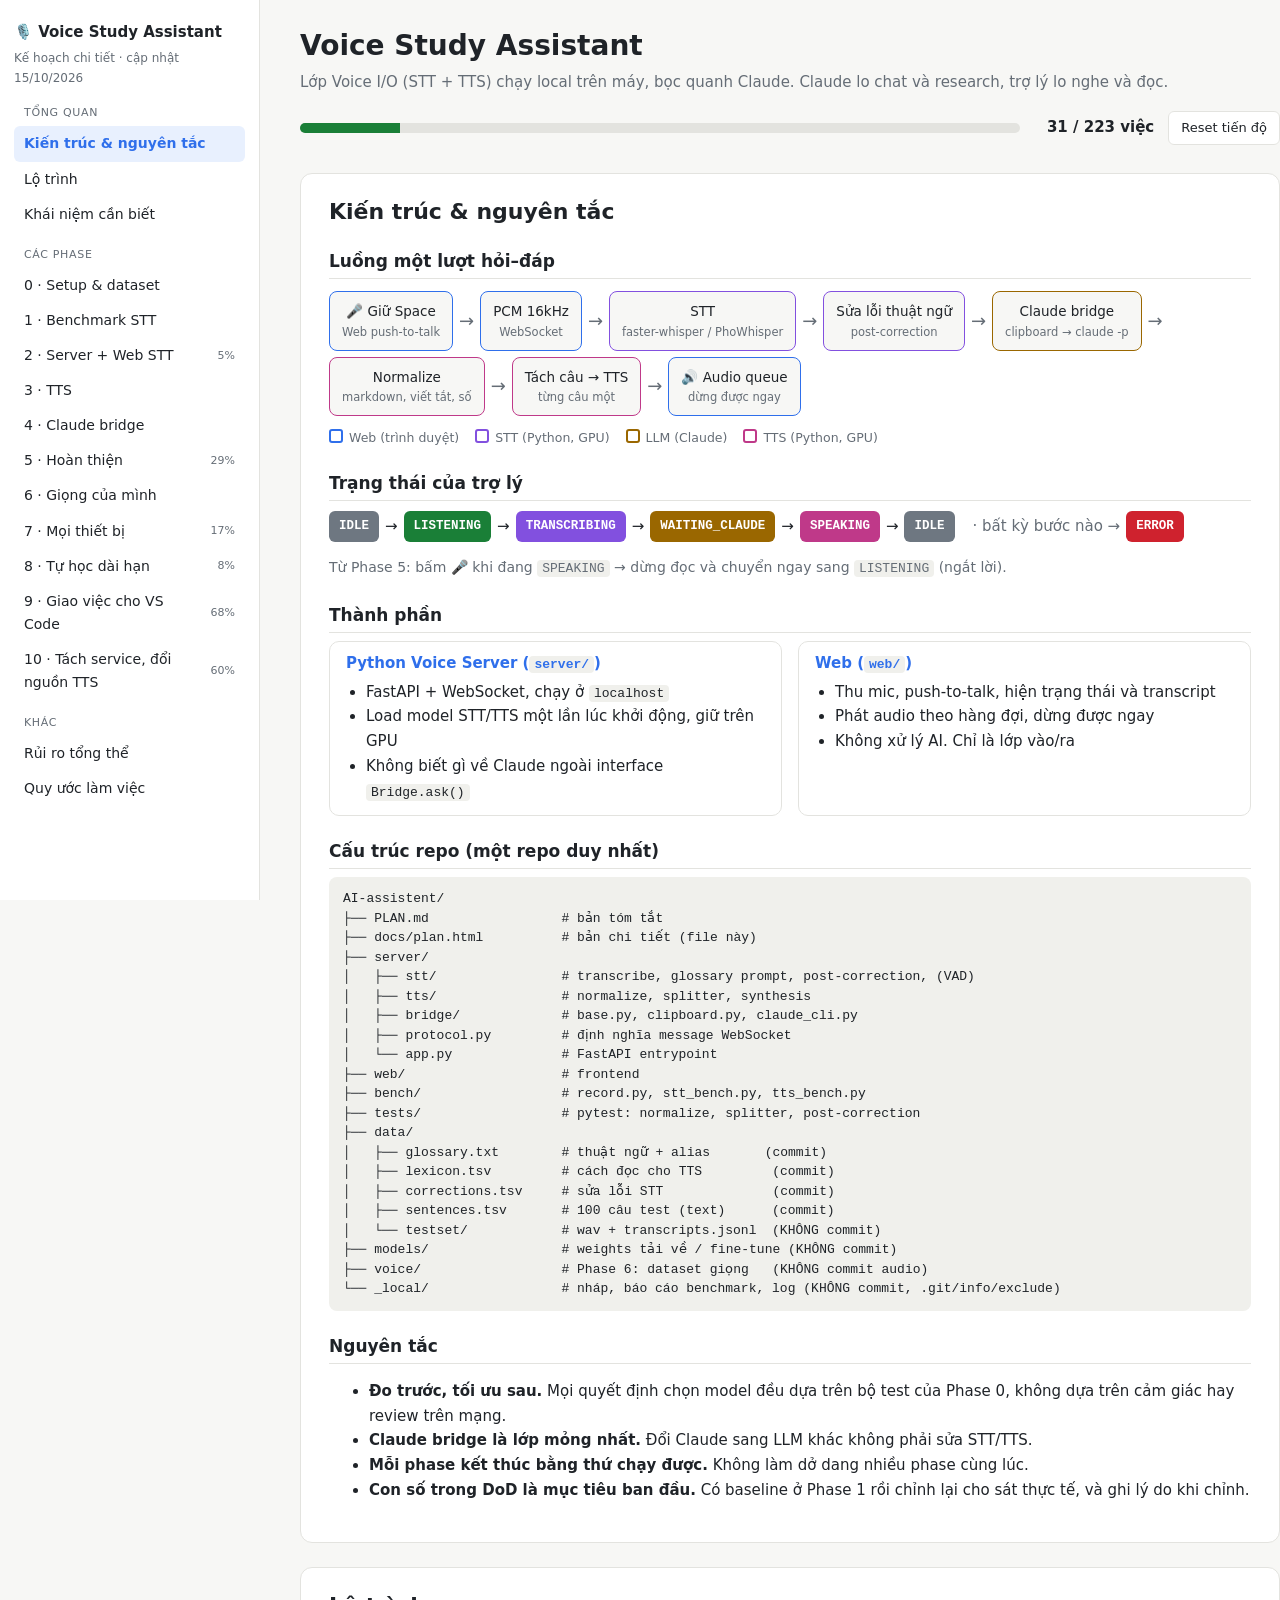
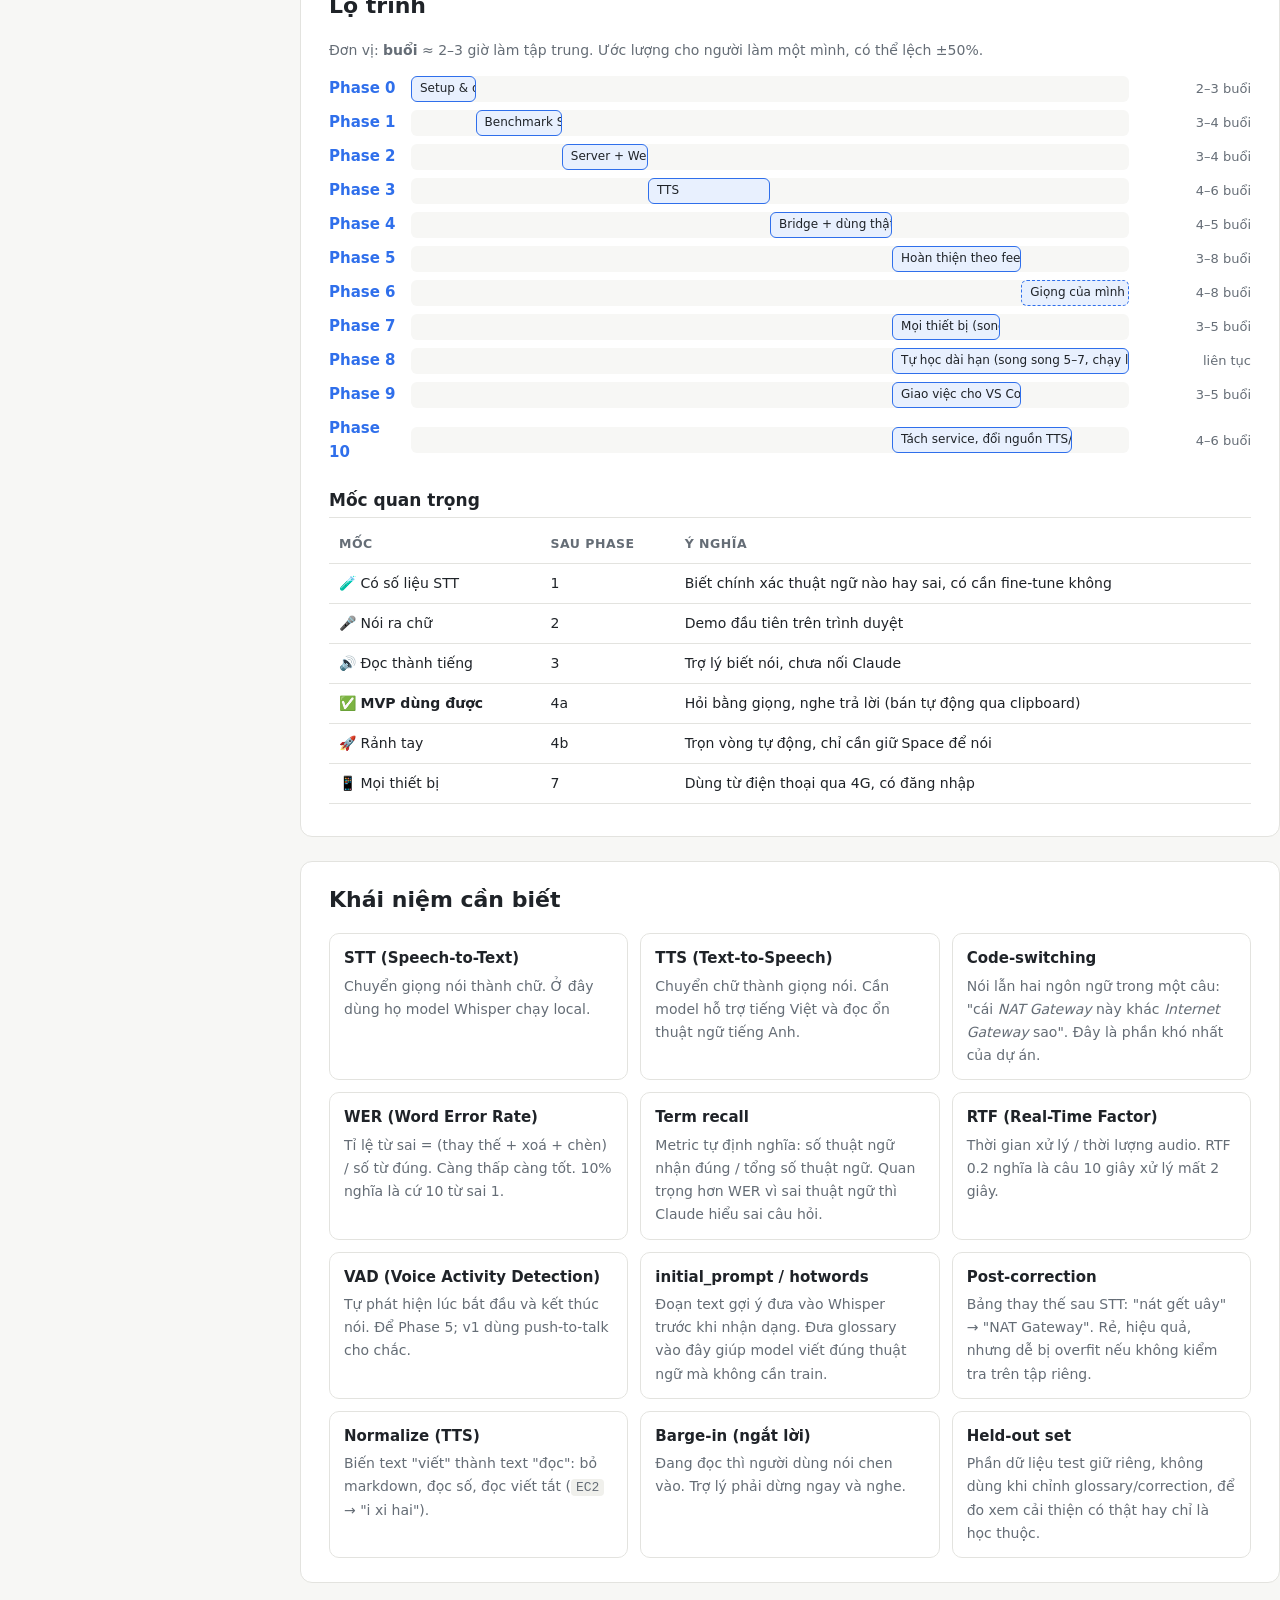
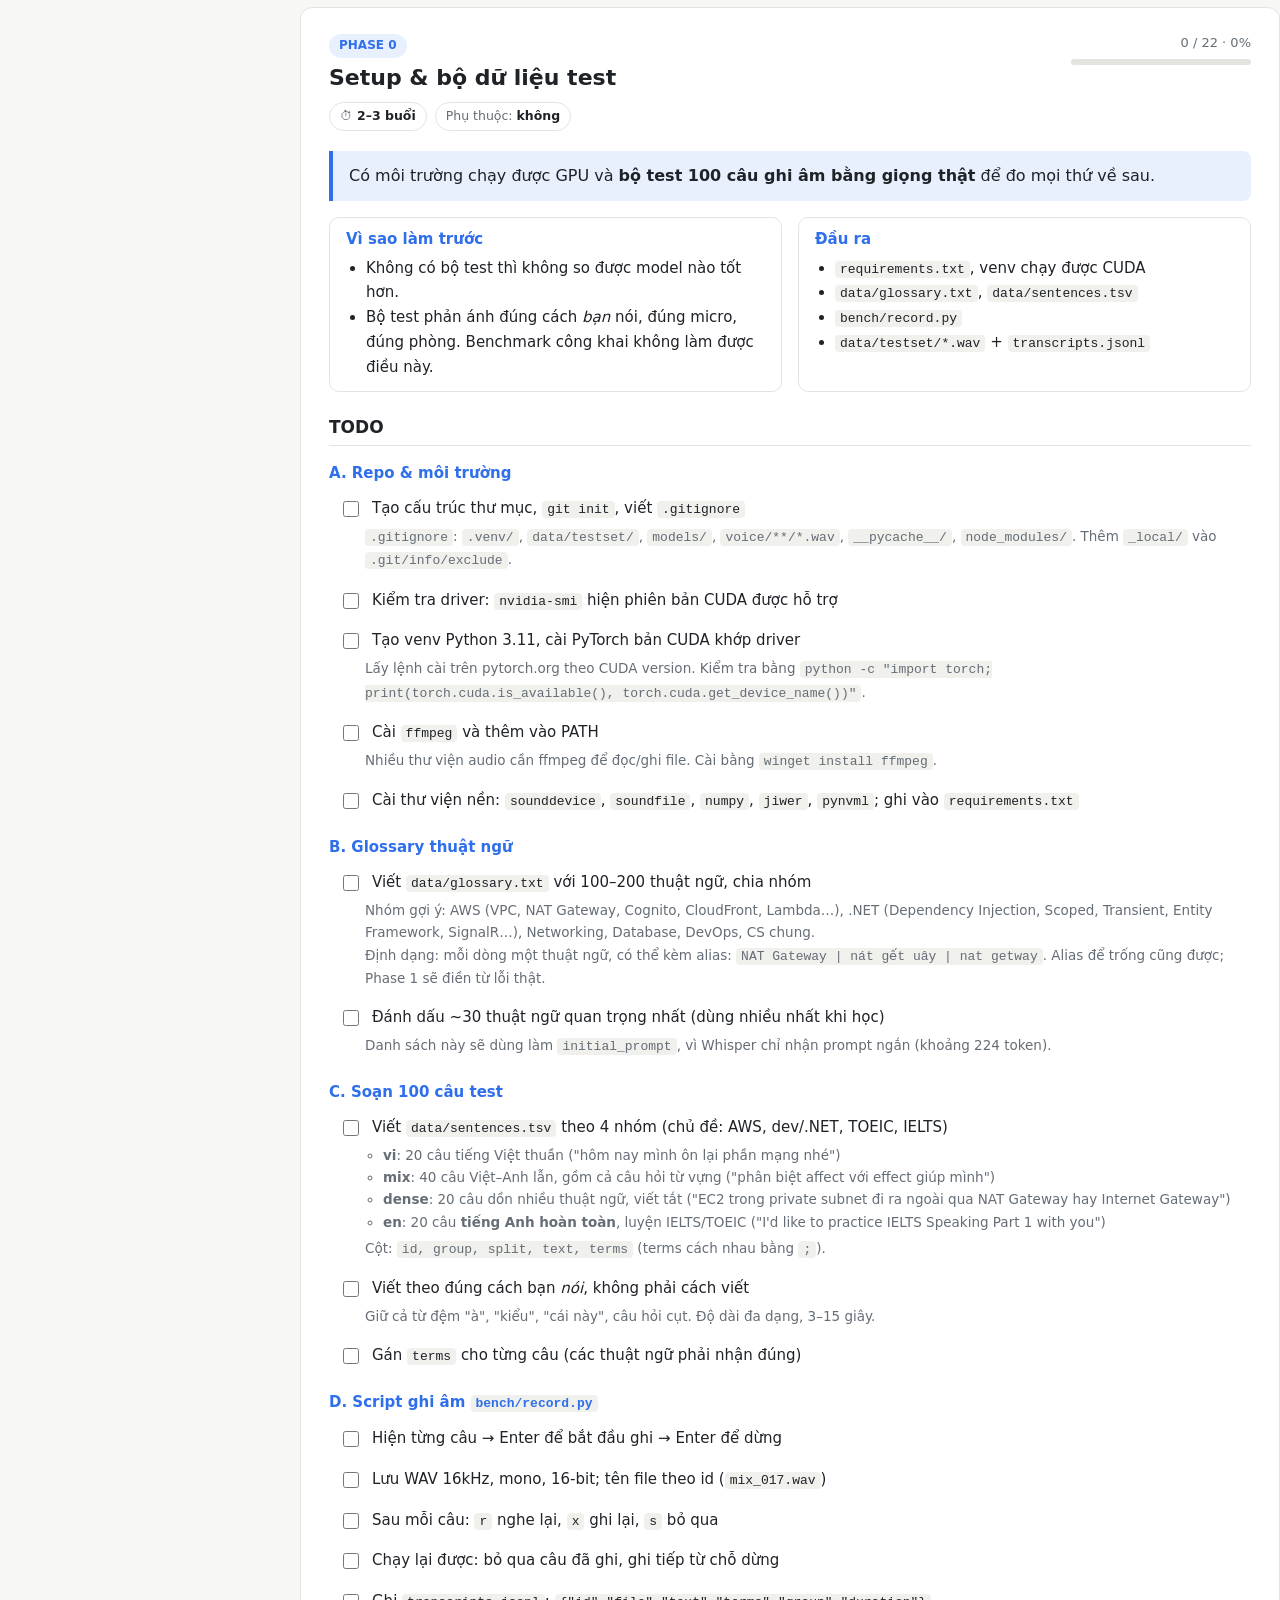
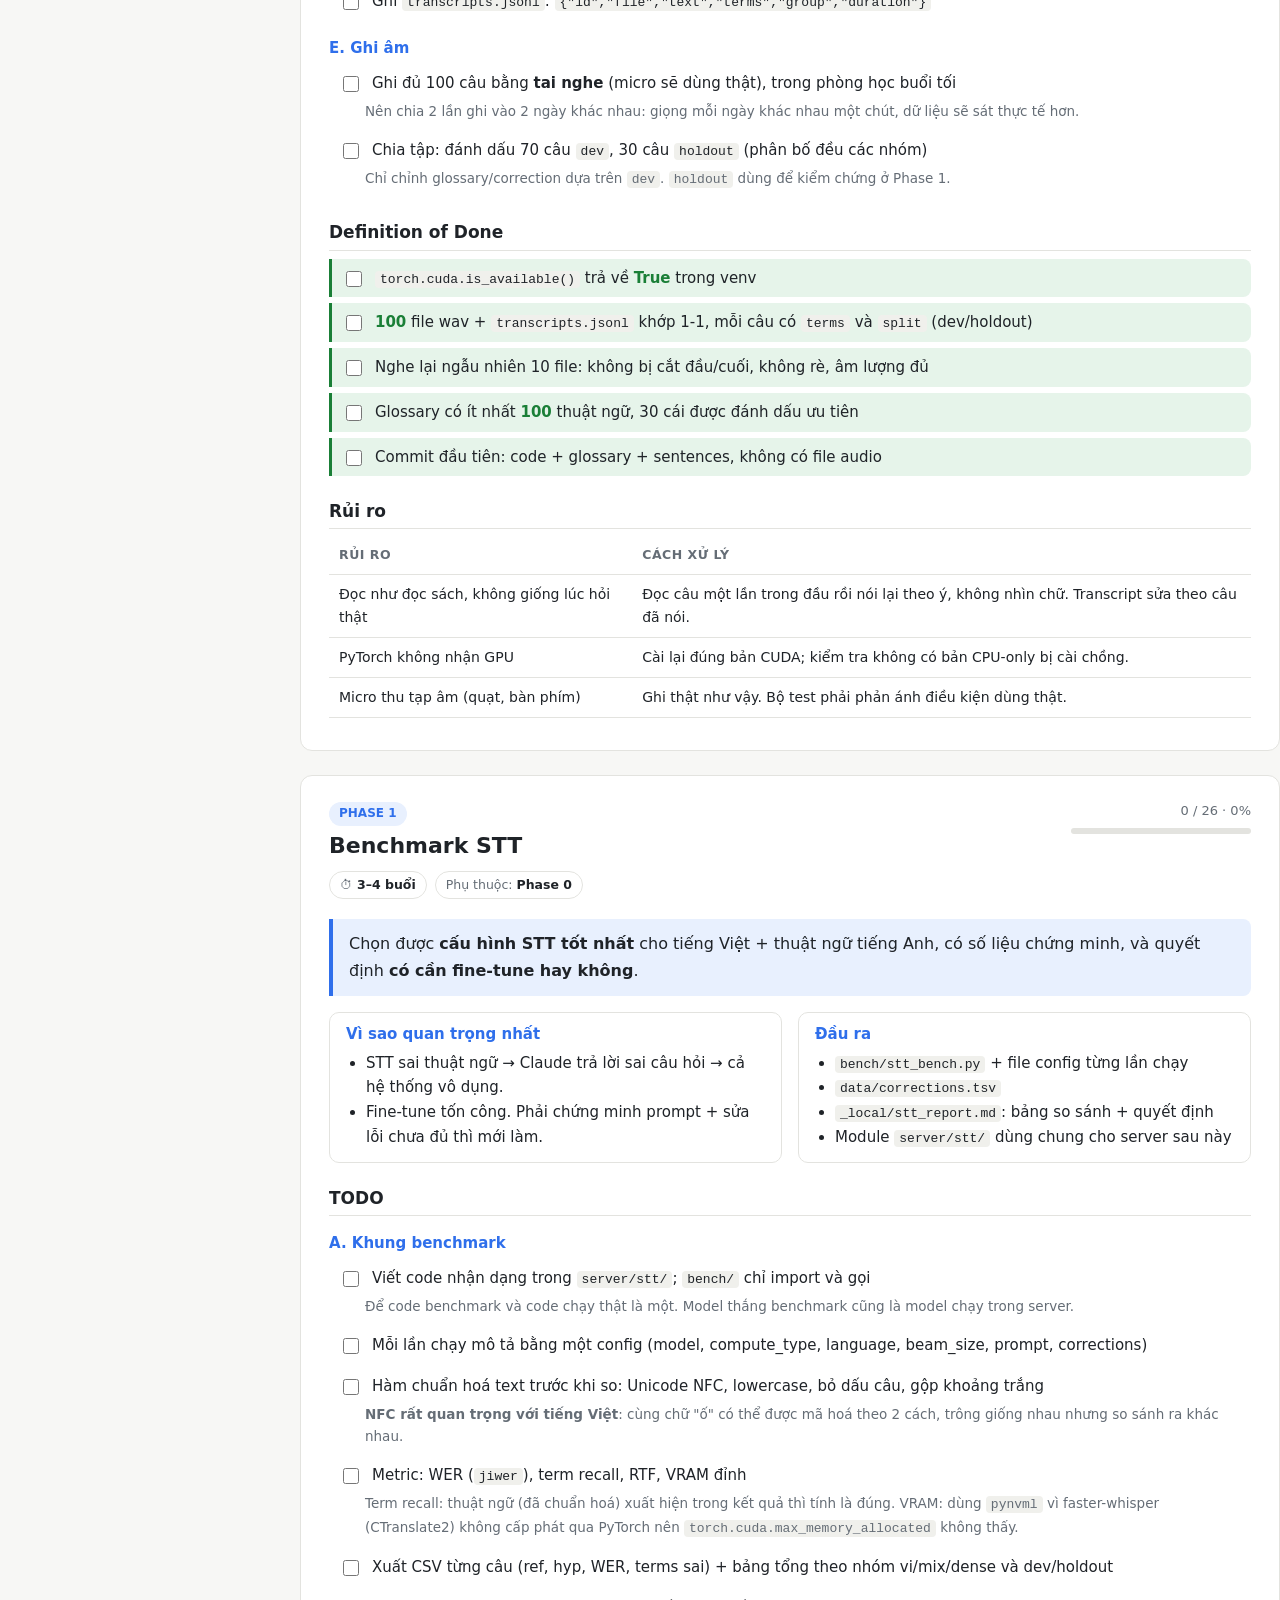
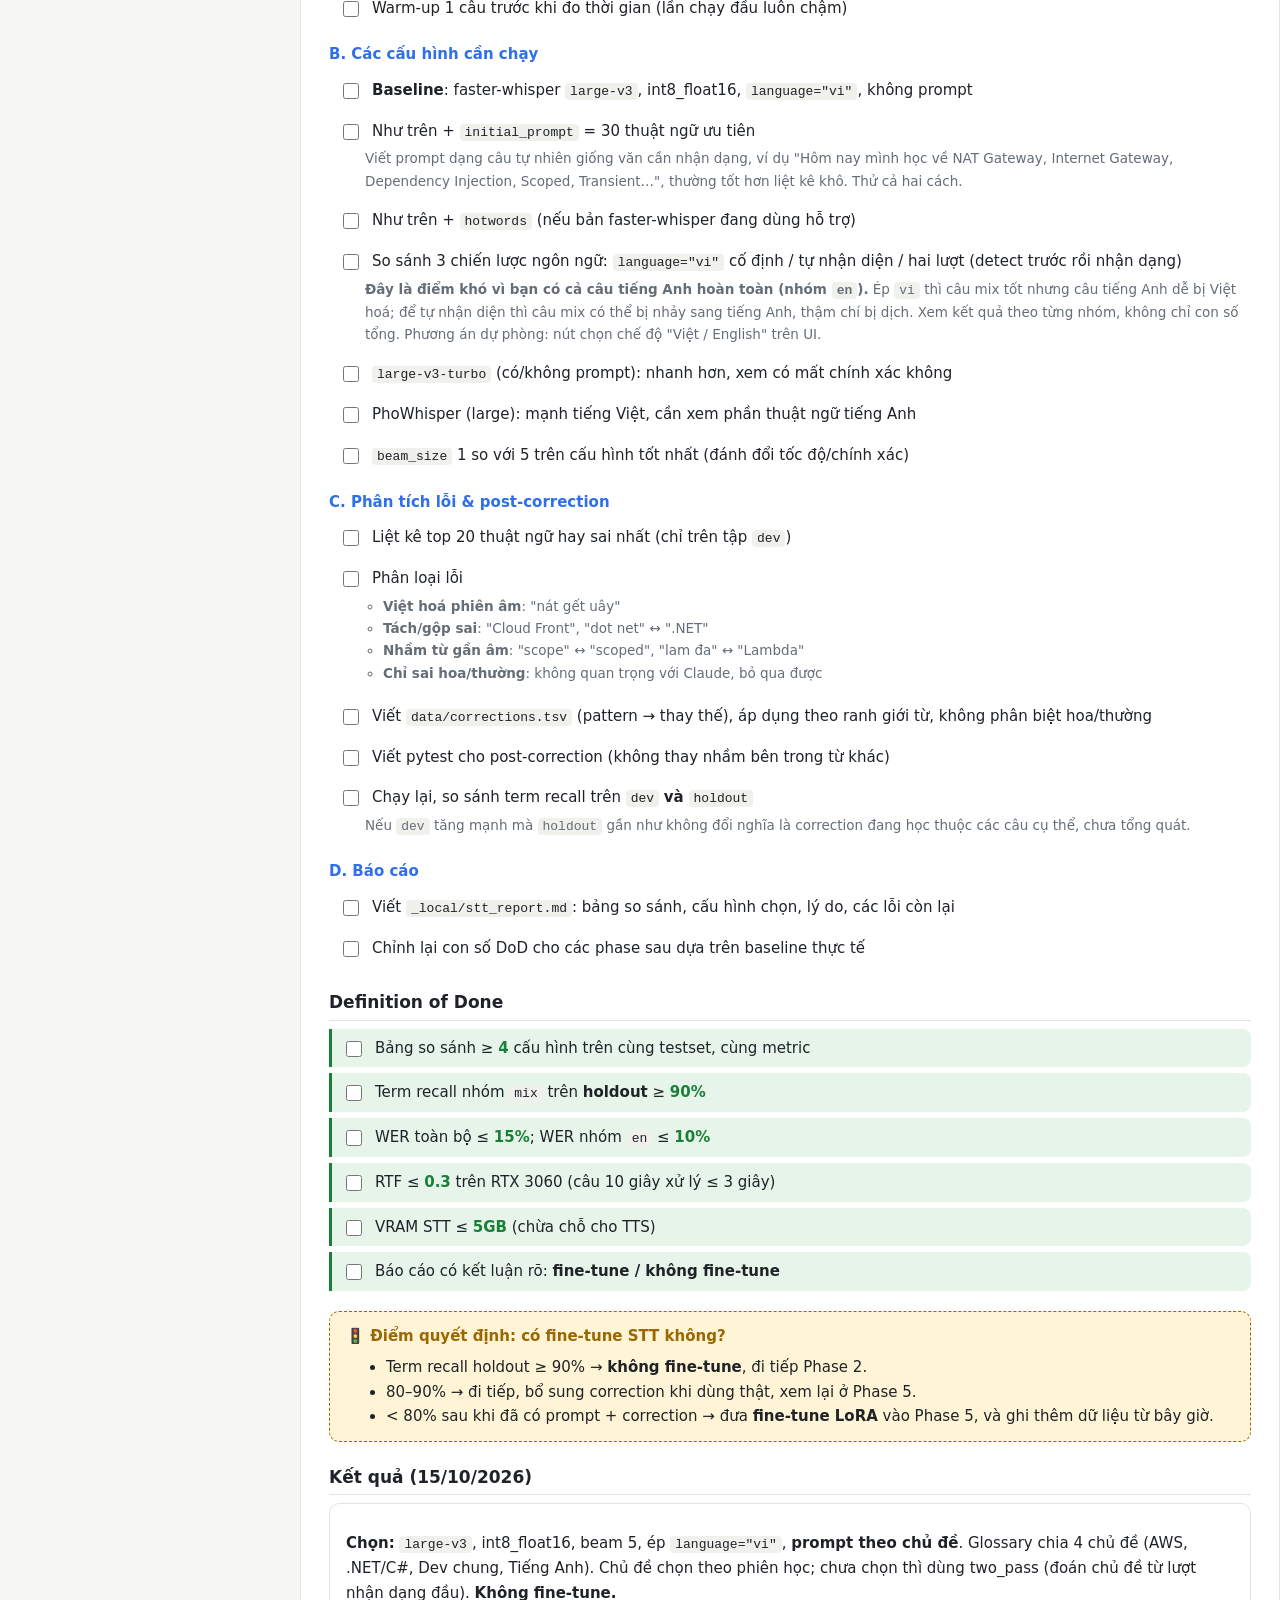
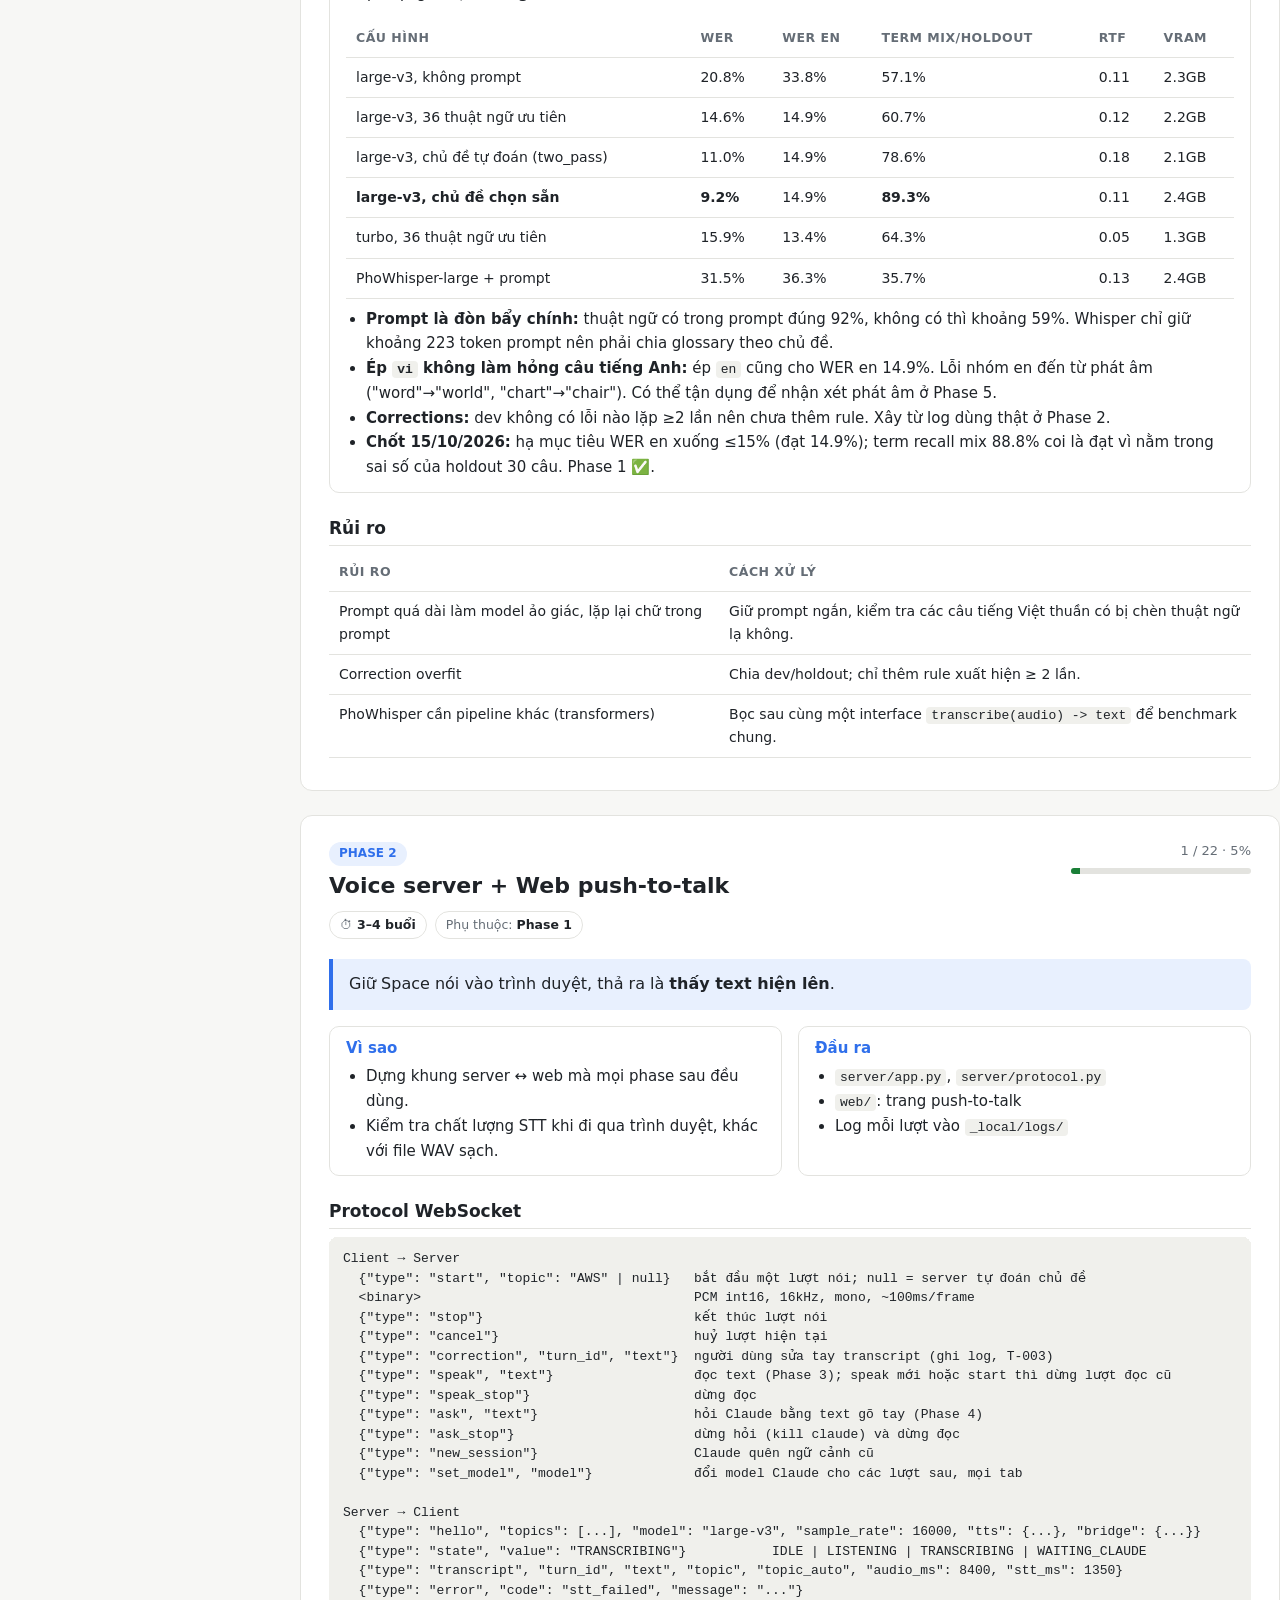
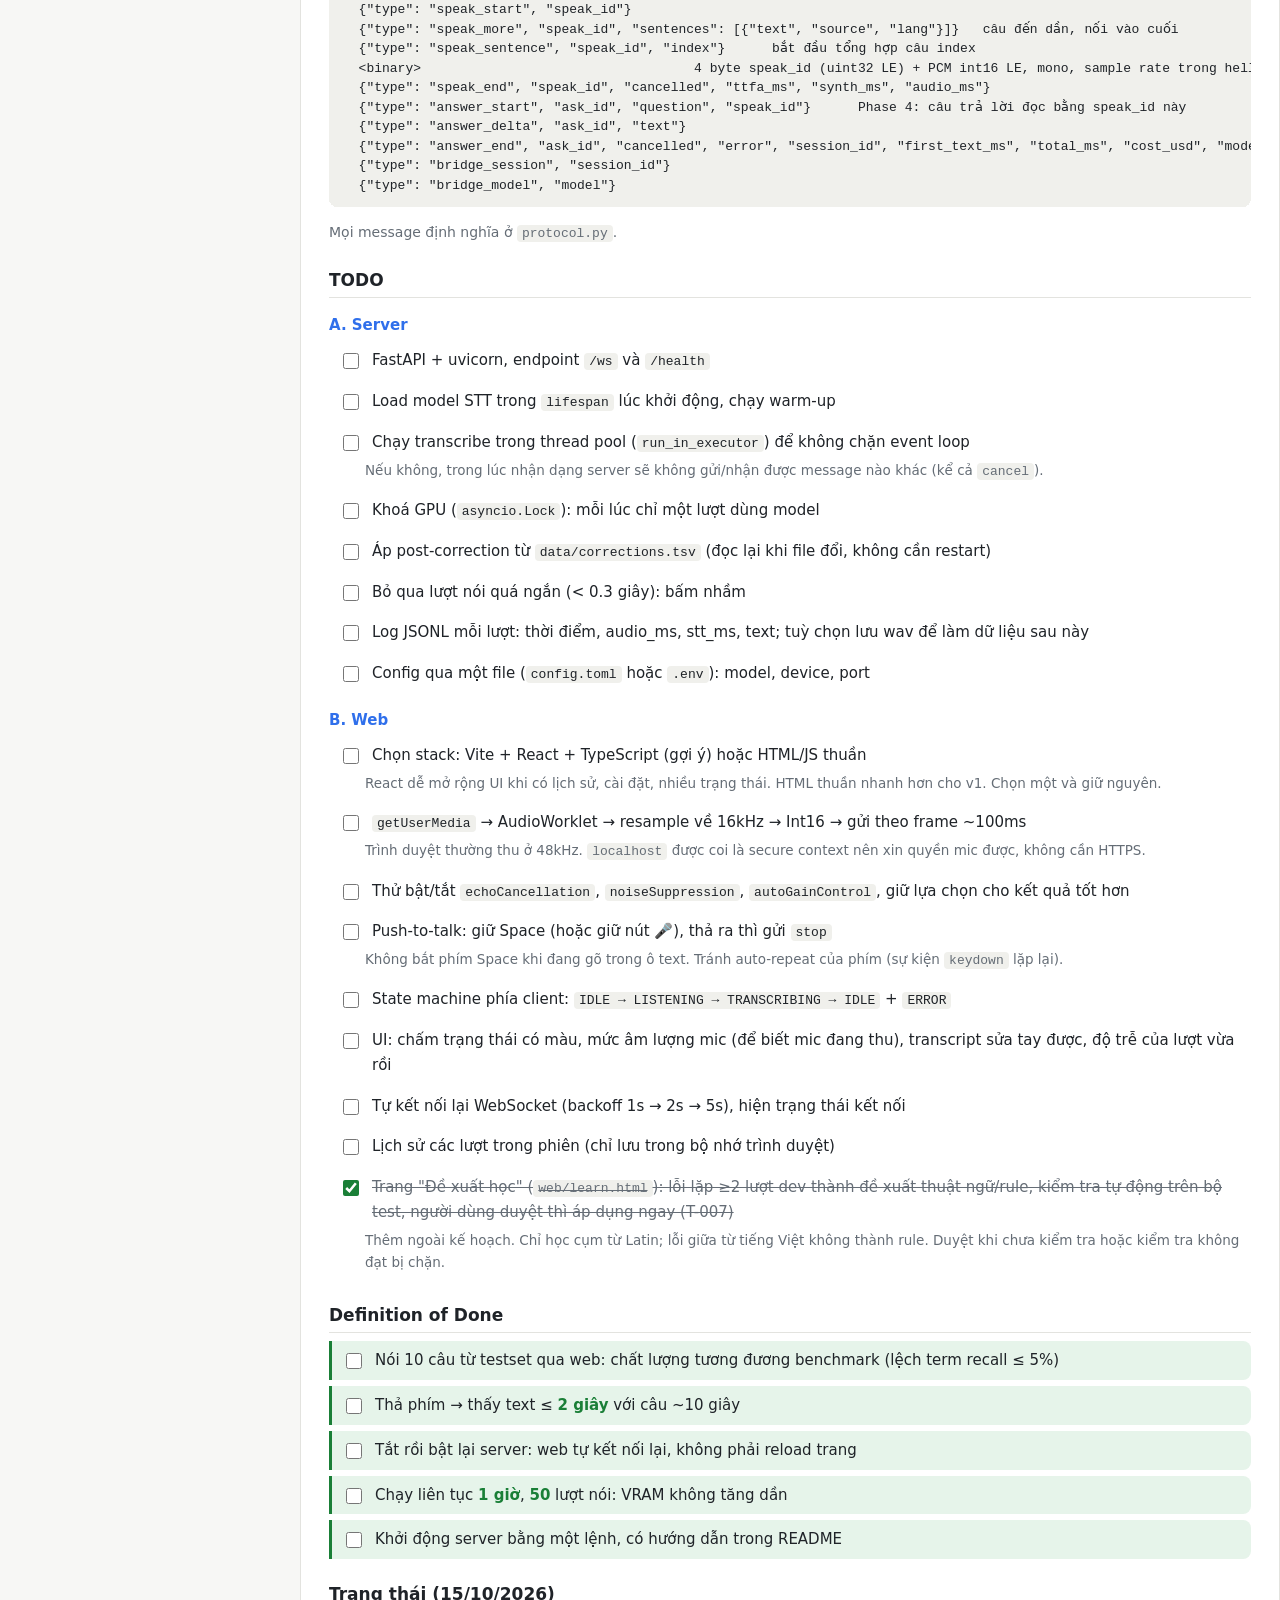
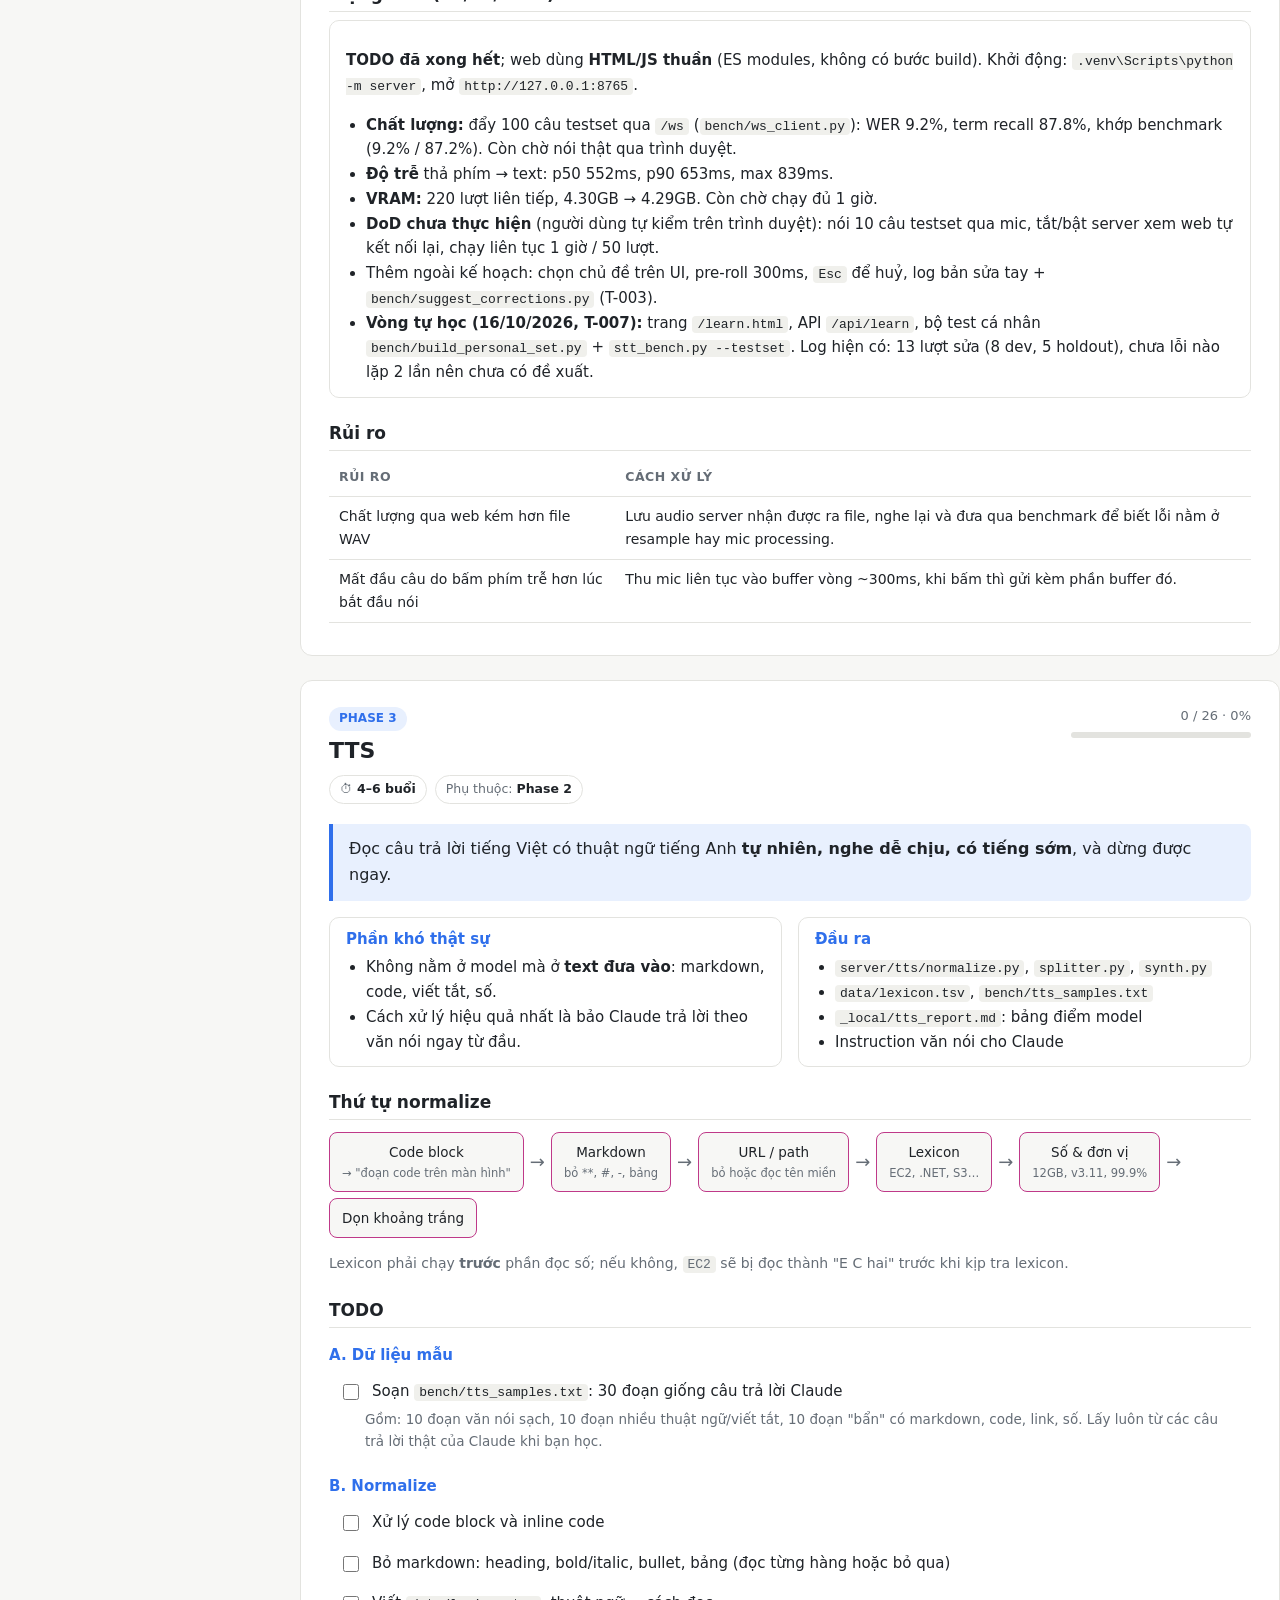
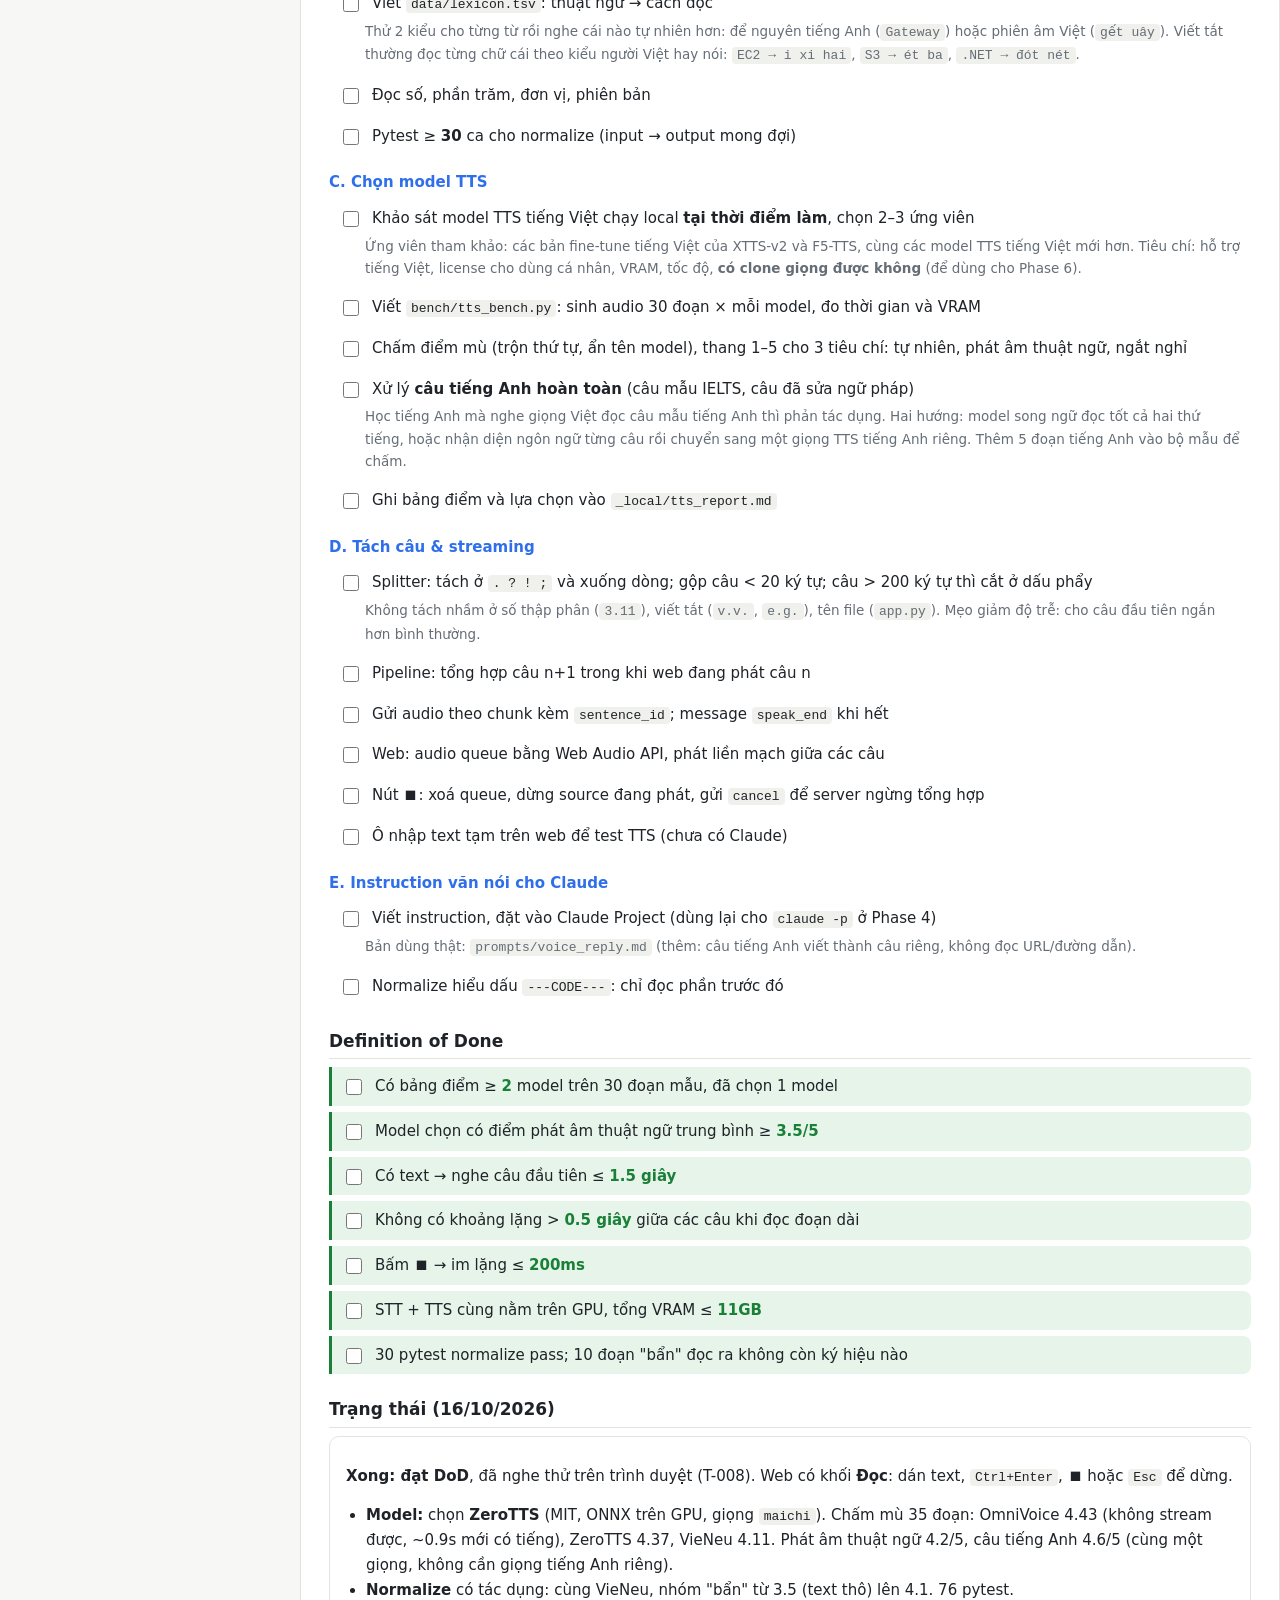
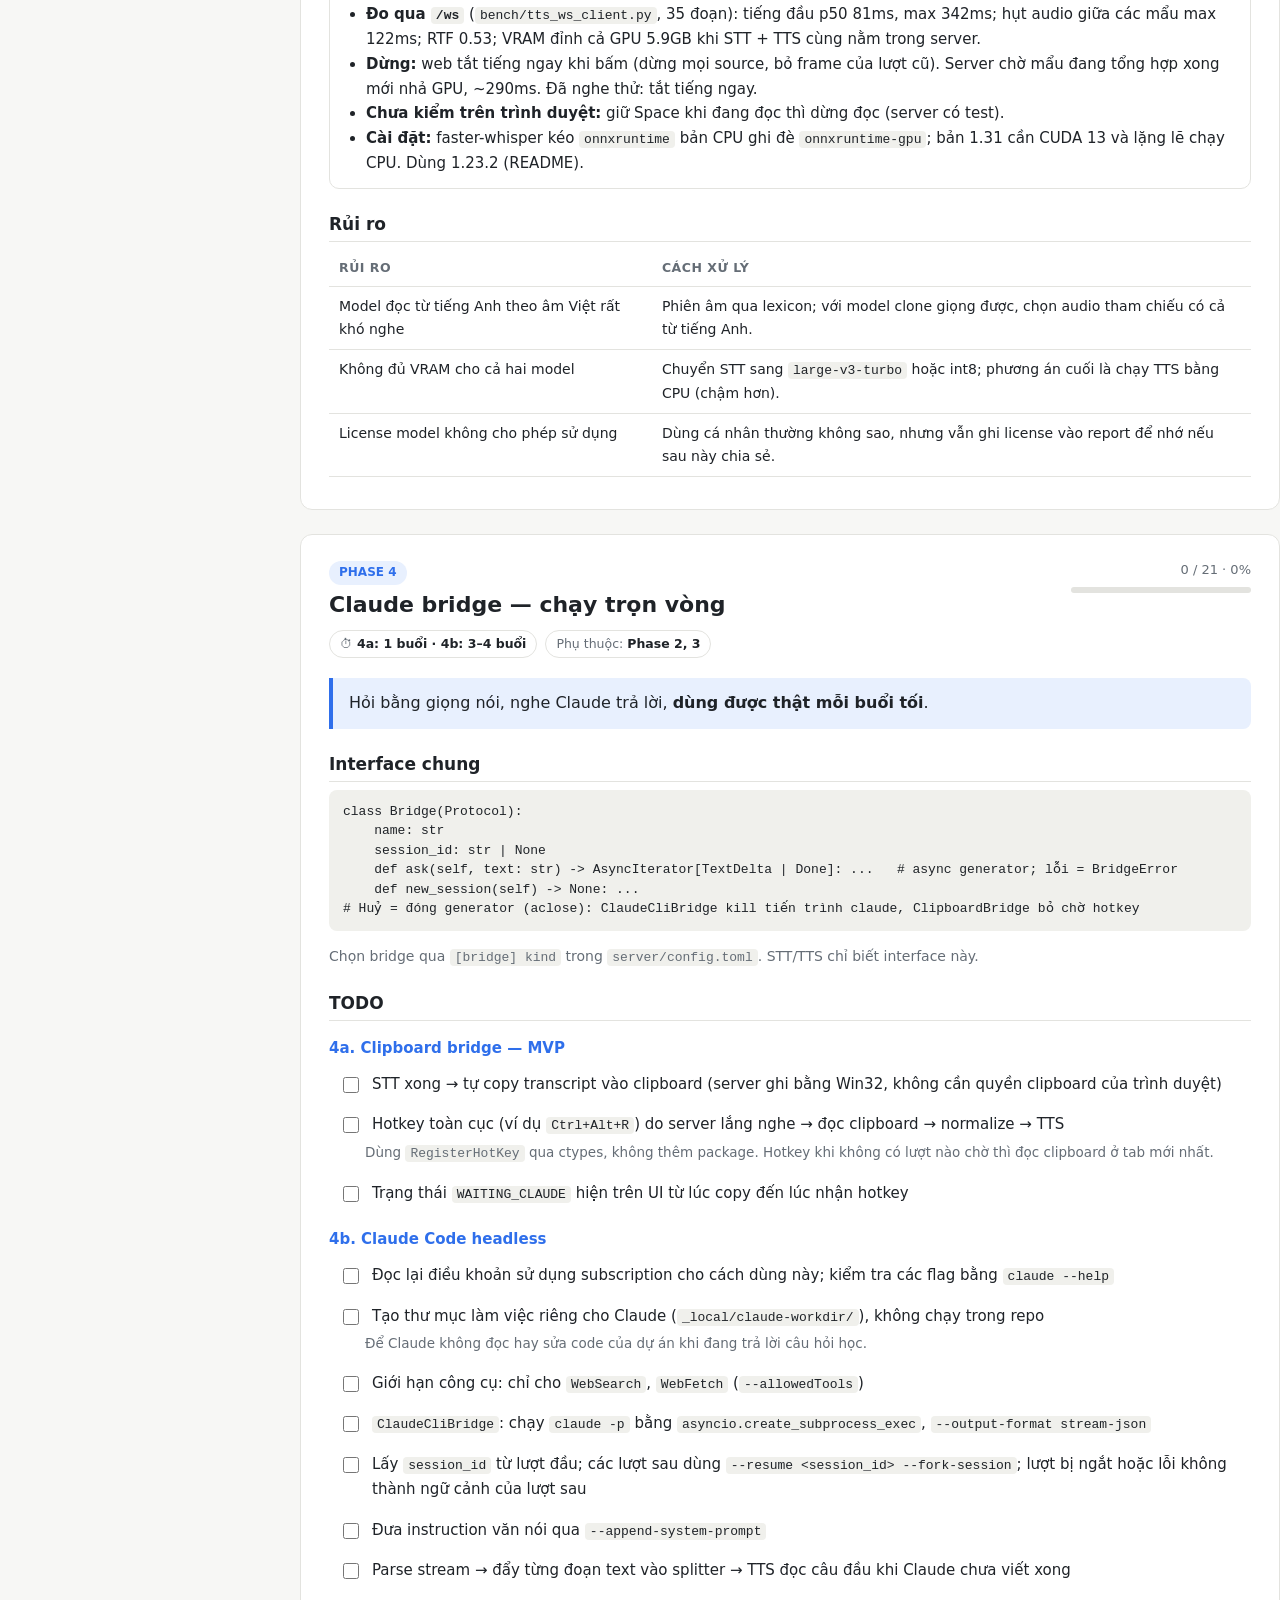
<file: docs/plan.html>
<!DOCTYPE html>
<html lang="vi">
<head>
<meta charset="UTF-8">
<meta name="viewport" content="width=device-width, initial-scale=1">
<title>Voice Study Assistant — Kế hoạch chi tiết</title>
<style>
  :root {
    --bg: #f7f7f5; --panel: #ffffff; --text: #1f2328; --muted: #656d76; --border: #e3e3df;
    --accent: #2f6feb; --accent-soft: #e8f0fe; --ok: #1a7f37; --ok-soft: #e6f4ea;
    --warn: #9a6700; --warn-soft: #fff4d6; --danger: #cf222e; --danger-soft: #ffebe9;
    --code: #f0f0ec;
  }
  @media (prefers-color-scheme: dark) {
    :root {
      --bg: #0f1115; --panel: #171a21; --text: #e6e6e6; --muted: #9aa4b2; --border: #2a2f3a;
      --accent: #6ea8ff; --accent-soft: #1b2740; --ok: #4ac26b; --ok-soft: #14291b;
      --warn: #e3b341; --warn-soft: #2e2512; --danger: #ff7b72; --danger-soft: #331a1a;
      --code: #1f232b;
    }
  }
  * { box-sizing: border-box; }
  html { scroll-behavior: smooth; scroll-padding-top: 16px; }
  body { margin: 0; background: var(--bg); color: var(--text);
    font: 15px/1.65 "Segoe UI", system-ui, -apple-system, Roboto, sans-serif; }
  code, pre { font-family: "Cascadia Code", Consolas, monospace; font-size: 13px; }
  code { background: var(--code); padding: 1px 5px; border-radius: 4px; }
  pre { background: var(--code); padding: 12px 14px; border-radius: 8px; overflow-x: auto; line-height: 1.5; margin: 8px 0; }
  a { color: var(--accent); text-decoration: none; }
  h1, h2, h3, h4 { line-height: 1.3; }

  .layout { display: grid; grid-template-columns: 260px 1fr; min-height: 100vh; }
  nav { position: sticky; top: 0; height: 100vh; overflow-y: auto; padding: 20px 14px;
    border-right: 1px solid var(--border); background: var(--panel); }
  nav .brand { font-weight: 700; font-size: 15px; margin-bottom: 4px; }
  nav .sub { color: var(--muted); font-size: 12px; margin-bottom: 16px; }
  nav a { display: flex; justify-content: space-between; align-items: center; gap: 8px;
    padding: 6px 10px; border-radius: 6px; color: var(--text); font-size: 14px; }
  nav a:hover { background: var(--accent-soft); }
  nav a.active { background: var(--accent-soft); color: var(--accent); font-weight: 600; }
  nav .group-label { margin: 14px 10px 4px; font-size: 11px; text-transform: uppercase; letter-spacing: .06em; color: var(--muted); }
  nav .pct { font-size: 11px; color: var(--muted); font-variant-numeric: tabular-nums; }
  nav .pct.done { color: var(--ok); font-weight: 700; }

  main { padding: 28px 40px 80px; max-width: 1060px; }
  header.top { margin-bottom: 28px; }
  header.top h1 { margin: 0 0 6px; font-size: 28px; }
  header.top p { margin: 0; color: var(--muted); }
  .overall { display: flex; align-items: center; gap: 14px; margin-top: 16px; }
  .bar { flex: 1; height: 10px; background: var(--border); border-radius: 99px; overflow: hidden; }
  .bar > span { display: block; height: 100%; width: 0; background: var(--ok); transition: width .3s; }
  .overall .label { font-variant-numeric: tabular-nums; font-weight: 600; min-width: 120px; text-align: right; }
  button { font: inherit; font-size: 13px; padding: 5px 12px; border-radius: 6px; cursor: pointer;
    border: 1px solid var(--border); background: var(--panel); color: var(--text); }
  button:hover { border-color: var(--accent); }

  section { background: var(--panel); border: 1px solid var(--border); border-radius: 12px;
    padding: 24px 28px; margin-bottom: 24px; }
  section > h2 { margin-top: 0; font-size: 22px; }
  h3 { font-size: 17px; margin: 24px 0 8px; padding-bottom: 6px; border-bottom: 1px solid var(--border); }
  h4 { font-size: 15px; margin: 18px 0 6px; color: var(--accent); }

  .phase-head { display: flex; justify-content: space-between; align-items: flex-start; gap: 16px; flex-wrap: wrap; }
  .phase-head h2 { margin: 0; font-size: 22px; }
  .badge { display: inline-block; font-size: 12px; font-weight: 700; padding: 2px 10px; border-radius: 99px;
    background: var(--accent-soft); color: var(--accent); margin-bottom: 6px; }
  .chips { display: flex; gap: 8px; flex-wrap: wrap; margin: 10px 0 4px; }
  .chip { font-size: 12.5px; padding: 3px 10px; border-radius: 99px; border: 1px solid var(--border); color: var(--muted); }
  .chip b { color: var(--text); font-weight: 600; }
  .phase-progress { min-width: 180px; text-align: right; font-size: 13px; color: var(--muted); }
  .phase-progress .bar { margin-top: 6px; height: 6px; }

  .goal { font-size: 16px; padding: 12px 16px; border-left: 4px solid var(--accent); background: var(--accent-soft);
    border-radius: 0 8px 8px 0; margin: 16px 0; }
  .grid2 { display: grid; grid-template-columns: 1fr 1fr; gap: 16px; }
  .box { border: 1px solid var(--border); border-radius: 10px; padding: 12px 16px; }
  .box h4 { margin-top: 0; }
  .box ul { margin: 0; padding-left: 20px; }

  ul.tasks { list-style: none; padding: 0; margin: 4px 0; }
  ul.tasks > li { padding: 7px 10px; border-radius: 8px; margin: 2px 0; }
  ul.tasks > li:hover { background: var(--bg); }
  ul.tasks label { display: flex; gap: 10px; align-items: flex-start; cursor: pointer; }
  ul.tasks input { margin-top: 5px; width: 16px; height: 16px; accent-color: var(--ok); flex-shrink: 0; }
  ul.tasks li.checked .t { color: var(--muted); text-decoration: line-through; }
  .hint { margin: 4px 0 0 26px; font-size: 13.5px; color: var(--muted); }
  .hint ul { margin: 4px 0; padding-left: 18px; }
  ul.dod > li { border-left: 3px solid var(--ok); background: var(--ok-soft); margin: 6px 0; border-radius: 0 8px 8px 0; }
  ul.dod > li:hover { background: var(--ok-soft); }
  .metric { font-weight: 700; color: var(--ok); }

  table { width: 100%; border-collapse: collapse; margin: 8px 0; font-size: 14px; }
  th, td { text-align: left; padding: 8px 10px; border-bottom: 1px solid var(--border); vertical-align: top; }
  th { font-size: 12.5px; text-transform: uppercase; letter-spacing: .04em; color: var(--muted); }

  .gate { margin-top: 20px; border: 1px dashed var(--warn); background: var(--warn-soft); border-radius: 10px; padding: 12px 16px; }
  .gate b.t { color: var(--warn); }
  .note { border-left: 4px solid var(--muted); padding: 8px 14px; background: var(--bg); border-radius: 0 8px 8px 0; margin: 12px 0; font-size: 14px; }
  .warn { border-left-color: var(--danger); background: var(--danger-soft); }

  /* Sơ đồ pipeline */
  .flow { display: flex; flex-wrap: wrap; align-items: center; gap: 6px; margin: 12px 0; }
  .flow .node { padding: 8px 12px; border-radius: 8px; border: 1px solid var(--border); background: var(--bg); font-size: 13.5px; text-align: center; }
  .flow .node small { display: block; color: var(--muted); font-size: 11.5px; }
  .flow .node.stt { border-color: #8250df; }
  .flow .node.tts { border-color: #bf3989; }
  .flow .node.llm { border-color: var(--warn); }
  .flow .node.web { border-color: var(--accent); }
  .flow .arrow { color: var(--muted); font-size: 18px; }
  .legend { display: flex; gap: 16px; flex-wrap: wrap; font-size: 12.5px; color: var(--muted); }
  .legend span::before { content: ""; display: inline-block; width: 10px; height: 10px; border-radius: 3px; margin-right: 6px; border: 2px solid; vertical-align: -1px; }
  .legend .l-web::before { border-color: var(--accent); }
  .legend .l-stt::before { border-color: #8250df; }
  .legend .l-llm::before { border-color: var(--warn); }
  .legend .l-tts::before { border-color: #bf3989; }

  .states { display: flex; flex-wrap: wrap; gap: 6px; align-items: center; margin: 10px 0; }
  .state { font-family: Consolas, monospace; font-size: 12.5px; font-weight: 700; padding: 5px 10px; border-radius: 6px; color: #fff; }
  .s-idle { background: #6e7781; } .s-listen { background: #1a7f37; } .s-trans { background: #8250df; }
  .s-wait { background: #9a6700; } .s-speak { background: #bf3989; } .s-err { background: #cf222e; }

  /* Roadmap */
  .roadmap { display: grid; gap: 8px; }
  .rm-row { display: grid; grid-template-columns: 70px 1fr 110px; gap: 12px; align-items: center; }
  .rm-row .ph { font-weight: 700; color: var(--accent); }
  .rm-track { position: relative; height: 26px; background: var(--bg); border-radius: 6px; }
  .rm-track span { position: absolute; top: 0; bottom: 0; border-radius: 6px; background: var(--accent-soft);
    border: 1px solid var(--accent); font-size: 12px; padding: 0 8px; display: flex; align-items: center; white-space: nowrap; overflow: hidden; }
  .rm-track span.opt { border-style: dashed; }
  .rm-row .dur { font-size: 13px; color: var(--muted); text-align: right; }

  .concepts { display: grid; grid-template-columns: repeat(auto-fill, minmax(280px, 1fr)); gap: 12px; }
  .concept { border: 1px solid var(--border); border-radius: 10px; padding: 12px 14px; }
  .concept b { display: block; margin-bottom: 4px; }
  .concept p { margin: 0; font-size: 14px; color: var(--muted); }

  @media (max-width: 900px) {
    .layout { grid-template-columns: 1fr; }
    nav { position: static; height: auto; border-right: 0; border-bottom: 1px solid var(--border); }
    main { padding: 20px 16px; }
    .grid2 { grid-template-columns: 1fr; }
  }
  @media print {
    nav, button { display: none; }
    .layout { grid-template-columns: 1fr; }
    section { break-inside: avoid-page; }
  }
</style>
</head>
<body>
<div class="layout">

<nav id="toc">
  <div class="brand">🎙️ Voice Study Assistant</div>
  <div class="sub">Kế hoạch chi tiết · cập nhật 15/10/2026</div>
  <div class="group-label">Tổng quan</div>
  <a href="#overview">Kiến trúc &amp; nguyên tắc</a>
  <a href="#roadmap">Lộ trình</a>
  <a href="#concepts">Khái niệm cần biết</a>
  <div class="group-label">Các phase</div>
  <a href="#phase0">0 · Setup &amp; dataset <span class="pct" data-for="phase0"></span></a>
  <a href="#phase1">1 · Benchmark STT <span class="pct" data-for="phase1"></span></a>
  <a href="#phase2">2 · Server + Web STT <span class="pct" data-for="phase2"></span></a>
  <a href="#phase3">3 · TTS <span class="pct" data-for="phase3"></span></a>
  <a href="#phase4">4 · Claude bridge <span class="pct" data-for="phase4"></span></a>
  <a href="#phase5">5 · Hoàn thiện <span class="pct" data-for="phase5"></span></a>
  <a href="#phase6">6 · Giọng của mình <span class="pct" data-for="phase6"></span></a>
  <a href="#phase7">7 · Mọi thiết bị <span class="pct" data-for="phase7"></span></a>
  <a href="#phase8">8 · Tự học dài hạn <span class="pct" data-for="phase8"></span></a>
  <a href="#phase9">9 · Giao việc cho VS Code <span class="pct" data-for="phase9"></span></a>
  <a href="#phase10">10 · Tách service, đổi nguồn TTS <span class="pct" data-for="phase10"></span></a>
  <div class="group-label">Khác</div>
  <a href="#risks">Rủi ro tổng thể</a>
  <a href="#rules">Quy ước làm việc</a>
</nav>

<main>
<header class="top">
  <h1>Voice Study Assistant</h1>
  <p>Lớp Voice I/O (STT + TTS) chạy local trên máy, bọc quanh Claude. Claude lo chat và research, trợ lý lo nghe và đọc.</p>
  <div class="overall">
    <div class="bar"><span id="overallBar"></span></div>
    <div class="label" id="overallLabel">0 / 0</div>
    <button id="resetBtn" title="Bỏ tick tất cả checkbox">Reset tiến độ</button>
  </div>
</header>

<!-- ============ TỔNG QUAN ============ -->
<section id="overview">
  <h2>Kiến trúc &amp; nguyên tắc</h2>

  <h3>Luồng một lượt hỏi–đáp</h3>
  <div class="flow">
    <div class="node web">🎤 Giữ Space<small>Web push-to-talk</small></div><span class="arrow">→</span>
    <div class="node web">PCM 16kHz<small>WebSocket</small></div><span class="arrow">→</span>
    <div class="node stt">STT<small>faster-whisper / PhoWhisper</small></div><span class="arrow">→</span>
    <div class="node stt">Sửa lỗi thuật ngữ<small>post-correction</small></div><span class="arrow">→</span>
    <div class="node llm">Claude bridge<small>clipboard → claude -p</small></div><span class="arrow">→</span>
    <div class="node tts">Normalize<small>markdown, viết tắt, số</small></div><span class="arrow">→</span>
    <div class="node tts">Tách câu → TTS<small>từng câu một</small></div><span class="arrow">→</span>
    <div class="node web">🔊 Audio queue<small>dừng được ngay</small></div>
  </div>
  <div class="legend"><span class="l-web">Web (trình duyệt)</span><span class="l-stt">STT (Python, GPU)</span><span class="l-llm">LLM (Claude)</span><span class="l-tts">TTS (Python, GPU)</span></div>

  <h3>Trạng thái của trợ lý</h3>
  <div class="states">
    <span class="state s-idle">IDLE</span><span class="arrow">→</span>
    <span class="state s-listen">LISTENING</span><span class="arrow">→</span>
    <span class="state s-trans">TRANSCRIBING</span><span class="arrow">→</span>
    <span class="state s-wait">WAITING_CLAUDE</span><span class="arrow">→</span>
    <span class="state s-speak">SPEAKING</span><span class="arrow">→</span>
    <span class="state s-idle">IDLE</span>
    <span style="margin-left:12px;color:var(--muted)">· bất kỳ bước nào →</span>
    <span class="state s-err">ERROR</span>
  </div>
  <p style="font-size:14px;color:var(--muted)">Từ Phase 5: bấm 🎤 khi đang <code>SPEAKING</code> → dừng đọc và chuyển ngay sang <code>LISTENING</code> (ngắt lời).</p>

  <h3>Thành phần</h3>
  <div class="grid2">
    <div class="box">
      <h4>Python Voice Server (<code>server/</code>)</h4>
      <ul>
        <li>FastAPI + WebSocket, chạy ở <code>localhost</code></li>
        <li>Load model STT/TTS một lần lúc khởi động, giữ trên GPU</li>
        <li>Không biết gì về Claude ngoài interface <code>Bridge.ask()</code></li>
      </ul>
    </div>
    <div class="box">
      <h4>Web (<code>web/</code>)</h4>
      <ul>
        <li>Thu mic, push-to-talk, hiện trạng thái và transcript</li>
        <li>Phát audio theo hàng đợi, dừng được ngay</li>
        <li>Không xử lý AI. Chỉ là lớp vào/ra</li>
      </ul>
    </div>
  </div>

  <h3>Cấu trúc repo (một repo duy nhất)</h3>
<pre>AI-assistent/
├── PLAN.md                 # bản tóm tắt
├── docs/plan.html          # bản chi tiết (file này)
├── server/
│   ├── stt/                # transcribe, glossary prompt, post-correction, (VAD)
│   ├── tts/                # normalize, splitter, synthesis
│   ├── bridge/             # base.py, clipboard.py, claude_cli.py
│   ├── protocol.py         # định nghĩa message WebSocket
│   └── app.py              # FastAPI entrypoint
├── web/                    # frontend
├── bench/                  # record.py, stt_bench.py, tts_bench.py
├── tests/                  # pytest: normalize, splitter, post-correction
├── data/
│   ├── glossary.txt        # thuật ngữ + alias       (commit)
│   ├── lexicon.tsv         # cách đọc cho TTS         (commit)
│   ├── corrections.tsv     # sửa lỗi STT              (commit)
│   ├── sentences.tsv       # 100 câu test (text)      (commit)
│   └── testset/            # wav + transcripts.jsonl  (KHÔNG commit)
├── models/                 # weights tải về / fine-tune (KHÔNG commit)
├── voice/                  # Phase 6: dataset giọng   (KHÔNG commit audio)
└── _local/                 # nháp, báo cáo benchmark, log (KHÔNG commit, .git/info/exclude)</pre>

  <h3>Nguyên tắc</h3>
  <ul>
    <li><b>Đo trước, tối ưu sau.</b> Mọi quyết định chọn model đều dựa trên bộ test của Phase 0, không dựa trên cảm giác hay review trên mạng.</li>
    <li><b>Claude bridge là lớp mỏng nhất.</b> Đổi Claude sang LLM khác không phải sửa STT/TTS.</li>
    <li><b>Mỗi phase kết thúc bằng thứ chạy được.</b> Không làm dở dang nhiều phase cùng lúc.</li>
    <li><b>Con số trong DoD là mục tiêu ban đầu.</b> Có baseline ở Phase 1 rồi chỉnh lại cho sát thực tế, và ghi lý do khi chỉnh.</li>
  </ul>
</section>

<!-- ============ LỘ TRÌNH ============ -->
<section id="roadmap">
  <h2>Lộ trình</h2>
  <p style="color:var(--muted);font-size:14px">Đơn vị: <b>buổi</b> ≈ 2–3 giờ làm tập trung. Ước lượng cho người làm một mình, có thể lệch ±50%.</p>
  <div class="roadmap">
    <div class="rm-row"><div class="ph">Phase 0</div><div class="rm-track"><span style="left:0;width:9%">Setup &amp; dataset</span></div><div class="dur">2–3 buổi</div></div>
    <div class="rm-row"><div class="ph">Phase 1</div><div class="rm-track"><span style="left:9%;width:12%">Benchmark STT</span></div><div class="dur">3–4 buổi</div></div>
    <div class="rm-row"><div class="ph">Phase 2</div><div class="rm-track"><span style="left:21%;width:12%">Server + Web STT</span></div><div class="dur">3–4 buổi</div></div>
    <div class="rm-row"><div class="ph">Phase 3</div><div class="rm-track"><span style="left:33%;width:17%">TTS</span></div><div class="dur">4–6 buổi</div></div>
    <div class="rm-row"><div class="ph">Phase 4</div><div class="rm-track"><span style="left:50%;width:17%">Bridge + dùng thật 3 tối</span></div><div class="dur">4–5 buổi</div></div>
    <div class="rm-row"><div class="ph">Phase 5</div><div class="rm-track"><span style="left:67%;width:18%">Hoàn thiện theo feedback</span></div><div class="dur">3–8 buổi</div></div>
    <div class="rm-row"><div class="ph">Phase 6</div><div class="rm-track"><span class="opt" style="left:85%;width:15%">Giọng của mình (tuỳ chọn)</span></div><div class="dur">4–8 buổi</div></div>
    <div class="rm-row"><div class="ph">Phase 7</div><div class="rm-track"><span style="left:67%;width:15%">Mọi thiết bị (song song 5/6)</span></div><div class="dur">3–5 buổi</div></div>
    <div class="rm-row"><div class="ph">Phase 8</div><div class="rm-track"><span style="left:67%;width:33%">Tự học dài hạn (song song 5–7, chạy liên tục)</span></div><div class="dur">liên tục</div></div>
    <div class="rm-row"><div class="ph">Phase 9</div><div class="rm-track"><span style="left:67%;width:18%">Giao việc cho VS Code (sau Phase 5)</span></div><div class="dur">3–5 buổi</div></div>
    <div class="rm-row"><div class="ph">Phase 10</div><div class="rm-track"><span style="left:67%;width:25%">Tách service, đổi nguồn TTS/STT/AI</span></div><div class="dur">4–6 buổi</div></div>
  </div>

  <h3>Mốc quan trọng</h3>
  <table>
    <tr><th>Mốc</th><th>Sau phase</th><th>Ý nghĩa</th></tr>
    <tr><td>🧪 Có số liệu STT</td><td>1</td><td>Biết chính xác thuật ngữ nào hay sai, có cần fine-tune không</td></tr>
    <tr><td>🎤 Nói ra chữ</td><td>2</td><td>Demo đầu tiên trên trình duyệt</td></tr>
    <tr><td>🔊 Đọc thành tiếng</td><td>3</td><td>Trợ lý biết nói, chưa nối Claude</td></tr>
    <tr><td>✅ <b>MVP dùng được</b></td><td>4a</td><td>Hỏi bằng giọng, nghe trả lời (bán tự động qua clipboard)</td></tr>
    <tr><td>🚀 Rảnh tay</td><td>4b</td><td>Trọn vòng tự động, chỉ cần giữ Space để nói</td></tr>
    <tr><td>📱 Mọi thiết bị</td><td>7</td><td>Dùng từ điện thoại qua 4G, có đăng nhập</td></tr>
  </table>
</section>

<!-- ============ KHÁI NIỆM ============ -->
<section id="concepts">
  <h2>Khái niệm cần biết</h2>
  <div class="concepts">
    <div class="concept"><b>STT (Speech-to-Text)</b><p>Chuyển giọng nói thành chữ. Ở đây dùng họ model Whisper chạy local.</p></div>
    <div class="concept"><b>TTS (Text-to-Speech)</b><p>Chuyển chữ thành giọng nói. Cần model hỗ trợ tiếng Việt và đọc ổn thuật ngữ tiếng Anh.</p></div>
    <div class="concept"><b>Code-switching</b><p>Nói lẫn hai ngôn ngữ trong một câu: "cái <i>NAT Gateway</i> này khác <i>Internet Gateway</i> sao". Đây là phần khó nhất của dự án.</p></div>
    <div class="concept"><b>WER (Word Error Rate)</b><p>Tỉ lệ từ sai = (thay thế + xoá + chèn) / số từ đúng. Càng thấp càng tốt. 10% nghĩa là cứ 10 từ sai 1.</p></div>
    <div class="concept"><b>Term recall</b><p>Metric tự định nghĩa: số thuật ngữ nhận đúng / tổng số thuật ngữ. Quan trọng hơn WER vì sai thuật ngữ thì Claude hiểu sai câu hỏi.</p></div>
    <div class="concept"><b>RTF (Real-Time Factor)</b><p>Thời gian xử lý / thời lượng audio. RTF 0.2 nghĩa là câu 10 giây xử lý mất 2 giây.</p></div>
    <div class="concept"><b>VAD (Voice Activity Detection)</b><p>Tự phát hiện lúc bắt đầu và kết thúc nói. Để Phase 5; v1 dùng push-to-talk cho chắc.</p></div>
    <div class="concept"><b>initial_prompt / hotwords</b><p>Đoạn text gợi ý đưa vào Whisper trước khi nhận dạng. Đưa glossary vào đây giúp model viết đúng thuật ngữ mà không cần train.</p></div>
    <div class="concept"><b>Post-correction</b><p>Bảng thay thế sau STT: "nát gết uây" → "NAT Gateway". Rẻ, hiệu quả, nhưng dễ bị overfit nếu không kiểm tra trên tập riêng.</p></div>
    <div class="concept"><b>Normalize (TTS)</b><p>Biến text "viết" thành text "đọc": bỏ markdown, đọc số, đọc viết tắt (<code>EC2</code> → "i xi hai").</p></div>
    <div class="concept"><b>Barge-in (ngắt lời)</b><p>Đang đọc thì người dùng nói chen vào. Trợ lý phải dừng ngay và nghe.</p></div>
    <div class="concept"><b>Held-out set</b><p>Phần dữ liệu test giữ riêng, không dùng khi chỉnh glossary/correction, để đo xem cải thiện có thật hay chỉ là học thuộc.</p></div>
  </div>
</section>

<!-- ============ PHASE 0 ============ -->
<section class="phase" id="phase0">
  <div class="phase-head">
    <div>
      <span class="badge">PHASE 0</span>
      <h2>Setup &amp; bộ dữ liệu test</h2>
      <div class="chips">
        <span class="chip">⏱ <b>2–3 buổi</b></span>
        <span class="chip">Phụ thuộc: <b>không</b></span>
      </div>
    </div>
    <div class="phase-progress"><span class="pp-label"></span><div class="bar"><span class="pp-bar"></span></div></div>
  </div>

  <div class="goal">Có môi trường chạy được GPU và <b>bộ test 100 câu ghi âm bằng giọng thật</b> để đo mọi thứ về sau.</div>

  <div class="grid2">
    <div class="box"><h4>Vì sao làm trước</h4>
      <ul><li>Không có bộ test thì không so được model nào tốt hơn.</li>
      <li>Bộ test phản ánh đúng cách <i>bạn</i> nói, đúng micro, đúng phòng. Benchmark công khai không làm được điều này.</li></ul></div>
    <div class="box"><h4>Đầu ra</h4>
      <ul><li><code>requirements.txt</code>, venv chạy được CUDA</li>
      <li><code>data/glossary.txt</code>, <code>data/sentences.tsv</code></li>
      <li><code>bench/record.py</code></li>
      <li><code>data/testset/*.wav</code> + <code>transcripts.jsonl</code></li></ul></div>
  </div>

  <h3>TODO</h3>
  <h4>A. Repo &amp; môi trường</h4>
  <ul class="tasks">
    <li><label><input type="checkbox"><span class="t">Tạo cấu trúc thư mục, <code>git init</code>, viết <code>.gitignore</code></span></label>
      <div class="hint"><code>.gitignore</code>: <code>.venv/</code>, <code>data/testset/</code>, <code>models/</code>, <code>voice/**/*.wav</code>, <code>__pycache__/</code>, <code>node_modules/</code>. Thêm <code>_local/</code> vào <code>.git/info/exclude</code>.</div></li>
    <li><label><input type="checkbox"><span class="t">Kiểm tra driver: <code>nvidia-smi</code> hiện phiên bản CUDA được hỗ trợ</span></label></li>
    <li><label><input type="checkbox"><span class="t">Tạo venv Python 3.11, cài PyTorch bản CUDA khớp driver</span></label>
      <div class="hint">Lấy lệnh cài trên pytorch.org theo CUDA version. Kiểm tra bằng <code>python -c "import torch; print(torch.cuda.is_available(), torch.cuda.get_device_name())"</code>.</div></li>
    <li><label><input type="checkbox"><span class="t">Cài <code>ffmpeg</code> và thêm vào PATH</span></label>
      <div class="hint">Nhiều thư viện audio cần ffmpeg để đọc/ghi file. Cài bằng <code>winget install ffmpeg</code>.</div></li>
    <li><label><input type="checkbox"><span class="t">Cài thư viện nền: <code>sounddevice</code>, <code>soundfile</code>, <code>numpy</code>, <code>jiwer</code>, <code>pynvml</code>; ghi vào <code>requirements.txt</code></span></label></li>
  </ul>

  <h4>B. Glossary thuật ngữ</h4>
  <ul class="tasks">
    <li><label><input type="checkbox"><span class="t">Viết <code>data/glossary.txt</code> với 100–200 thuật ngữ, chia nhóm</span></label>
      <div class="hint">Nhóm gợi ý: AWS (VPC, NAT Gateway, Cognito, CloudFront, Lambda…), .NET (Dependency Injection, Scoped, Transient, Entity Framework, SignalR…), Networking, Database, DevOps, CS chung.
      <br>Định dạng: mỗi dòng một thuật ngữ, có thể kèm alias: <code>NAT Gateway | nát gết uây | nat getway</code>. Alias để trống cũng được; Phase 1 sẽ điền từ lỗi thật.</div></li>
    <li><label><input type="checkbox"><span class="t">Đánh dấu ~30 thuật ngữ quan trọng nhất (dùng nhiều nhất khi học)</span></label>
      <div class="hint">Danh sách này sẽ dùng làm <code>initial_prompt</code>, vì Whisper chỉ nhận prompt ngắn (khoảng 224 token).</div></li>
  </ul>

  <h4>C. Soạn 100 câu test</h4>
  <ul class="tasks">
    <li><label><input type="checkbox"><span class="t">Viết <code>data/sentences.tsv</code> theo 4 nhóm (chủ đề: AWS, dev/.NET, TOEIC, IELTS)</span></label>
      <div class="hint"><ul>
        <li><b>vi</b>: 20 câu tiếng Việt thuần ("hôm nay mình ôn lại phần mạng nhé")</li>
        <li><b>mix</b>: 40 câu Việt–Anh lẫn, gồm cả câu hỏi từ vựng ("phân biệt affect với effect giúp mình")</li>
        <li><b>dense</b>: 20 câu dồn nhiều thuật ngữ, viết tắt ("EC2 trong private subnet đi ra ngoài qua NAT Gateway hay Internet Gateway")</li>
        <li><b>en</b>: 20 câu <b>tiếng Anh hoàn toàn</b>, luyện IELTS/TOEIC ("I'd like to practice IELTS Speaking Part 1 with you")</li>
      </ul>Cột: <code>id, group, split, text, terms</code> (terms cách nhau bằng <code>;</code>).</div></li>
    <li><label><input type="checkbox"><span class="t">Viết theo đúng cách bạn <i>nói</i>, không phải cách viết</span></label>
      <div class="hint">Giữ cả từ đệm "à", "kiểu", "cái này", câu hỏi cụt. Độ dài đa dạng, 3–15 giây.</div></li>
    <li><label><input type="checkbox"><span class="t">Gán <code>terms</code> cho từng câu (các thuật ngữ phải nhận đúng)</span></label></li>
  </ul>

  <h4>D. Script ghi âm <code>bench/record.py</code></h4>
  <ul class="tasks">
    <li><label><input type="checkbox"><span class="t">Hiện từng câu → Enter để bắt đầu ghi → Enter để dừng</span></label></li>
    <li><label><input type="checkbox"><span class="t">Lưu WAV 16kHz, mono, 16-bit; tên file theo id (<code>mix_017.wav</code>)</span></label></li>
    <li><label><input type="checkbox"><span class="t">Sau mỗi câu: <code>r</code> nghe lại, <code>x</code> ghi lại, <code>s</code> bỏ qua</span></label></li>
    <li><label><input type="checkbox"><span class="t">Chạy lại được: bỏ qua câu đã ghi, ghi tiếp từ chỗ dừng</span></label></li>
    <li><label><input type="checkbox"><span class="t">Ghi <code>transcripts.jsonl</code>: <code>{"id","file","text","terms","group","duration"}</code></span></label></li>
  </ul>

  <h4>E. Ghi âm</h4>
  <ul class="tasks">
    <li><label><input type="checkbox"><span class="t">Ghi đủ 100 câu bằng <b>tai nghe</b> (micro sẽ dùng thật), trong phòng học buổi tối</span></label>
      <div class="hint">Nên chia 2 lần ghi vào 2 ngày khác nhau: giọng mỗi ngày khác nhau một chút, dữ liệu sẽ sát thực tế hơn.</div></li>
    <li><label><input type="checkbox"><span class="t">Chia tập: đánh dấu 70 câu <code>dev</code>, 30 câu <code>holdout</code> (phân bố đều các nhóm)</span></label>
      <div class="hint">Chỉ chỉnh glossary/correction dựa trên <code>dev</code>. <code>holdout</code> dùng để kiểm chứng ở Phase 1.</div></li>
  </ul>

  <h3>Definition of Done</h3>
  <ul class="tasks dod">
    <li><label><input type="checkbox"><span class="t"><code>torch.cuda.is_available()</code> trả về <span class="metric">True</span> trong venv</span></label></li>
    <li><label><input type="checkbox"><span class="t"><span class="metric">100</span> file wav + <code>transcripts.jsonl</code> khớp 1-1, mỗi câu có <code>terms</code> và <code>split</code> (dev/holdout)</span></label></li>
    <li><label><input type="checkbox"><span class="t">Nghe lại ngẫu nhiên 10 file: không bị cắt đầu/cuối, không rè, âm lượng đủ</span></label></li>
    <li><label><input type="checkbox"><span class="t">Glossary có ít nhất <span class="metric">100</span> thuật ngữ, 30 cái được đánh dấu ưu tiên</span></label></li>
    <li><label><input type="checkbox"><span class="t">Commit đầu tiên: code + glossary + sentences, không có file audio</span></label></li>
  </ul>

  <h3>Rủi ro</h3>
  <table>
    <tr><th>Rủi ro</th><th>Cách xử lý</th></tr>
    <tr><td>Đọc như đọc sách, không giống lúc hỏi thật</td><td>Đọc câu một lần trong đầu rồi nói lại theo ý, không nhìn chữ. Transcript sửa theo câu đã nói.</td></tr>
    <tr><td>PyTorch không nhận GPU</td><td>Cài lại đúng bản CUDA; kiểm tra không có bản CPU-only bị cài chồng.</td></tr>
    <tr><td>Micro thu tạp âm (quạt, bàn phím)</td><td>Ghi thật như vậy. Bộ test phải phản ánh điều kiện dùng thật.</td></tr>
  </table>
</section>

<!-- ============ PHASE 1 ============ -->
<section class="phase" id="phase1">
  <div class="phase-head">
    <div>
      <span class="badge">PHASE 1</span>
      <h2>Benchmark STT</h2>
      <div class="chips">
        <span class="chip">⏱ <b>3–4 buổi</b></span>
        <span class="chip">Phụ thuộc: <b>Phase 0</b></span>
      </div>
    </div>
    <div class="phase-progress"><span class="pp-label"></span><div class="bar"><span class="pp-bar"></span></div></div>
  </div>

  <div class="goal">Chọn được <b>cấu hình STT tốt nhất</b> cho tiếng Việt + thuật ngữ tiếng Anh, có số liệu chứng minh, và quyết định <b>có cần fine-tune hay không</b>.</div>

  <div class="grid2">
    <div class="box"><h4>Vì sao quan trọng nhất</h4>
      <ul><li>STT sai thuật ngữ → Claude trả lời sai câu hỏi → cả hệ thống vô dụng.</li>
      <li>Fine-tune tốn công. Phải chứng minh prompt + sửa lỗi chưa đủ thì mới làm.</li></ul></div>
    <div class="box"><h4>Đầu ra</h4>
      <ul><li><code>bench/stt_bench.py</code> + file config từng lần chạy</li>
      <li><code>data/corrections.tsv</code></li>
      <li><code>_local/stt_report.md</code>: bảng so sánh + quyết định</li>
      <li>Module <code>server/stt/</code> dùng chung cho server sau này</li></ul></div>
  </div>

  <h3>TODO</h3>
  <h4>A. Khung benchmark</h4>
  <ul class="tasks">
    <li><label><input type="checkbox"><span class="t">Viết code nhận dạng trong <code>server/stt/</code>; <code>bench/</code> chỉ import và gọi</span></label>
      <div class="hint">Để code benchmark và code chạy thật là một. Model thắng benchmark cũng là model chạy trong server.</div></li>
    <li><label><input type="checkbox"><span class="t">Mỗi lần chạy mô tả bằng một config (model, compute_type, language, beam_size, prompt, corrections)</span></label></li>
    <li><label><input type="checkbox"><span class="t">Hàm chuẩn hoá text trước khi so: Unicode NFC, lowercase, bỏ dấu câu, gộp khoảng trắng</span></label>
      <div class="hint"><b>NFC rất quan trọng với tiếng Việt</b>: cùng chữ "ố" có thể được mã hoá theo 2 cách, trông giống nhau nhưng so sánh ra khác nhau.</div></li>
    <li><label><input type="checkbox"><span class="t">Metric: WER (<code>jiwer</code>), term recall, RTF, VRAM đỉnh</span></label>
      <div class="hint">Term recall: thuật ngữ (đã chuẩn hoá) xuất hiện trong kết quả thì tính là đúng. VRAM: dùng <code>pynvml</code> vì faster-whisper (CTranslate2) không cấp phát qua PyTorch nên <code>torch.cuda.max_memory_allocated</code> không thấy.</div></li>
    <li><label><input type="checkbox"><span class="t">Xuất CSV từng câu (ref, hyp, WER, terms sai) + bảng tổng theo nhóm vi/mix/dense và dev/holdout</span></label></li>
    <li><label><input type="checkbox"><span class="t">Warm-up 1 câu trước khi đo thời gian (lần chạy đầu luôn chậm)</span></label></li>
  </ul>

  <h4>B. Các cấu hình cần chạy</h4>
  <ul class="tasks">
    <li><label><input type="checkbox"><span class="t"><b>Baseline</b>: faster-whisper <code>large-v3</code>, int8_float16, <code>language="vi"</code>, không prompt</span></label></li>
    <li><label><input type="checkbox"><span class="t">Như trên + <code>initial_prompt</code> = 30 thuật ngữ ưu tiên</span></label>
      <div class="hint">Viết prompt dạng câu tự nhiên giống văn cần nhận dạng, ví dụ "Hôm nay mình học về NAT Gateway, Internet Gateway, Dependency Injection, Scoped, Transient…", thường tốt hơn liệt kê khô. Thử cả hai cách.</div></li>
    <li><label><input type="checkbox"><span class="t">Như trên + <code>hotwords</code> (nếu bản faster-whisper đang dùng hỗ trợ)</span></label></li>
    <li><label><input type="checkbox"><span class="t">So sánh 3 chiến lược ngôn ngữ: <code>language="vi"</code> cố định / tự nhận diện / hai lượt (detect trước rồi nhận dạng)</span></label>
      <div class="hint"><b>Đây là điểm khó vì bạn có cả câu tiếng Anh hoàn toàn (nhóm <code>en</code>).</b> Ép <code>vi</code> thì câu mix tốt nhưng câu tiếng Anh dễ bị Việt hoá; để tự nhận diện thì câu mix có thể bị nhảy sang tiếng Anh, thậm chí bị dịch. Xem kết quả theo từng nhóm, không chỉ con số tổng. Phương án dự phòng: nút chọn chế độ "Việt / English" trên UI.</div></li>
    <li><label><input type="checkbox"><span class="t"><code>large-v3-turbo</code> (có/không prompt): nhanh hơn, xem có mất chính xác không</span></label></li>
    <li><label><input type="checkbox"><span class="t">PhoWhisper (large): mạnh tiếng Việt, cần xem phần thuật ngữ tiếng Anh</span></label></li>
    <li><label><input type="checkbox"><span class="t"><code>beam_size</code> 1 so với 5 trên cấu hình tốt nhất (đánh đổi tốc độ/chính xác)</span></label></li>
  </ul>

  <h4>C. Phân tích lỗi &amp; post-correction</h4>
  <ul class="tasks">
    <li><label><input type="checkbox"><span class="t">Liệt kê top 20 thuật ngữ hay sai nhất (chỉ trên tập <code>dev</code>)</span></label></li>
    <li><label><input type="checkbox"><span class="t">Phân loại lỗi</span></label>
      <div class="hint"><ul>
        <li><b>Việt hoá phiên âm</b>: "nát gết uây"</li>
        <li><b>Tách/gộp sai</b>: "Cloud Front", "dot net" ↔ ".NET"</li>
        <li><b>Nhầm từ gần âm</b>: "scope" ↔ "scoped", "lam đa" ↔ "Lambda"</li>
        <li><b>Chỉ sai hoa/thường</b>: không quan trọng với Claude, bỏ qua được</li>
      </ul></div></li>
    <li><label><input type="checkbox"><span class="t">Viết <code>data/corrections.tsv</code> (pattern → thay thế), áp dụng theo ranh giới từ, không phân biệt hoa/thường</span></label></li>
    <li><label><input type="checkbox"><span class="t">Viết pytest cho post-correction (không thay nhầm bên trong từ khác)</span></label></li>
    <li><label><input type="checkbox"><span class="t">Chạy lại, so sánh term recall trên <code>dev</code> <b>và</b> <code>holdout</code></span></label>
      <div class="hint">Nếu <code>dev</code> tăng mạnh mà <code>holdout</code> gần như không đổi nghĩa là correction đang học thuộc các câu cụ thể, chưa tổng quát.</div></li>
  </ul>

  <h4>D. Báo cáo</h4>
  <ul class="tasks">
    <li><label><input type="checkbox"><span class="t">Viết <code>_local/stt_report.md</code>: bảng so sánh, cấu hình chọn, lý do, các lỗi còn lại</span></label></li>
    <li><label><input type="checkbox"><span class="t">Chỉnh lại con số DoD cho các phase sau dựa trên baseline thực tế</span></label></li>
  </ul>

  <h3>Definition of Done</h3>
  <ul class="tasks dod">
    <li><label><input type="checkbox"><span class="t">Bảng so sánh ≥ <span class="metric">4</span> cấu hình trên cùng testset, cùng metric</span></label></li>
    <li><label><input type="checkbox"><span class="t">Term recall nhóm <code>mix</code> trên <b>holdout</b> ≥ <span class="metric">90%</span></span></label></li>
    <li><label><input type="checkbox"><span class="t">WER toàn bộ ≤ <span class="metric">15%</span>; WER nhóm <code>en</code> ≤ <span class="metric">10%</span></span></label></li>
    <li><label><input type="checkbox"><span class="t">RTF ≤ <span class="metric">0.3</span> trên RTX 3060 (câu 10 giây xử lý ≤ 3 giây)</span></label></li>
    <li><label><input type="checkbox"><span class="t">VRAM STT ≤ <span class="metric">5GB</span> (chừa chỗ cho TTS)</span></label></li>
    <li><label><input type="checkbox"><span class="t">Báo cáo có kết luận rõ: <b>fine-tune / không fine-tune</b></span></label></li>
  </ul>

  <div class="gate"><b class="t">🚦 Điểm quyết định: có fine-tune STT không?</b>
    <ul style="margin:6px 0 0">
      <li>Term recall holdout ≥ 90% → <b>không fine-tune</b>, đi tiếp Phase 2.</li>
      <li>80–90% → đi tiếp, bổ sung correction khi dùng thật, xem lại ở Phase 5.</li>
      <li>&lt; 80% sau khi đã có prompt + correction → đưa <b>fine-tune LoRA</b> vào Phase 5, và ghi thêm dữ liệu từ bây giờ.</li>
    </ul>
  </div>

  <h3>Kết quả (15/10/2026)</h3>
  <div class="box">
    <p><b>Chọn:</b> <code>large-v3</code>, int8_float16, beam 5, ép <code>language="vi"</code>, <b>prompt theo chủ đề</b>. Glossary chia 4 chủ đề (AWS, .NET/C#, Dev chung, Tiếng Anh). Chủ đề chọn theo phiên học; chưa chọn thì dùng two_pass (đoán chủ đề từ lượt nhận dạng đầu). <b>Không fine-tune.</b></p>
    <table>
      <tr><th>Cấu hình</th><th>WER</th><th>WER en</th><th>Term mix/holdout</th><th>RTF</th><th>VRAM</th></tr>
      <tr><td>large-v3, không prompt</td><td>20.8%</td><td>33.8%</td><td>57.1%</td><td>0.11</td><td>2.3GB</td></tr>
      <tr><td>large-v3, 36 thuật ngữ ưu tiên</td><td>14.6%</td><td>14.9%</td><td>60.7%</td><td>0.12</td><td>2.2GB</td></tr>
      <tr><td>large-v3, chủ đề tự đoán (two_pass)</td><td>11.0%</td><td>14.9%</td><td>78.6%</td><td>0.18</td><td>2.1GB</td></tr>
      <tr><td><b>large-v3, chủ đề chọn sẵn</b></td><td><b>9.2%</b></td><td>14.9%</td><td><b>89.3%</b></td><td>0.11</td><td>2.4GB</td></tr>
      <tr><td>turbo, 36 thuật ngữ ưu tiên</td><td>15.9%</td><td>13.4%</td><td>64.3%</td><td>0.05</td><td>1.3GB</td></tr>
      <tr><td>PhoWhisper-large + prompt</td><td>31.5%</td><td>36.3%</td><td>35.7%</td><td>0.13</td><td>2.4GB</td></tr>
    </table>
    <ul>
      <li><b>Prompt là đòn bẩy chính:</b> thuật ngữ có trong prompt đúng 92%, không có thì khoảng 59%. Whisper chỉ giữ khoảng 223 token prompt nên phải chia glossary theo chủ đề.</li>
      <li><b>Ép <code>vi</code> không làm hỏng câu tiếng Anh:</b> ép <code>en</code> cũng cho WER en 14.9%. Lỗi nhóm en đến từ phát âm ("word"→"world", "chart"→"chair"). Có thể tận dụng để nhận xét phát âm ở Phase 5.</li>
      <li><b>Corrections:</b> dev không có lỗi nào lặp ≥2 lần nên chưa thêm rule. Xây từ log dùng thật ở Phase 2.</li>
      <li><b>Chốt 15/10/2026:</b> hạ mục tiêu WER en xuống ≤15% (đạt 14.9%); term recall mix 88.8% coi là đạt vì nằm trong sai số của holdout 30 câu. Phase 1 ✅.</li>
    </ul>
  </div>

  <h3>Rủi ro</h3>
  <table>
    <tr><th>Rủi ro</th><th>Cách xử lý</th></tr>
    <tr><td>Prompt quá dài làm model ảo giác, lặp lại chữ trong prompt</td><td>Giữ prompt ngắn, kiểm tra các câu tiếng Việt thuần có bị chèn thuật ngữ lạ không.</td></tr>
    <tr><td>Correction overfit</td><td>Chia dev/holdout; chỉ thêm rule xuất hiện ≥ 2 lần.</td></tr>
    <tr><td>PhoWhisper cần pipeline khác (transformers)</td><td>Bọc sau cùng một interface <code>transcribe(audio) -&gt; text</code> để benchmark chung.</td></tr>
  </table>
</section>

<!-- ============ PHASE 2 ============ -->
<section class="phase" id="phase2">
  <div class="phase-head">
    <div>
      <span class="badge">PHASE 2</span>
      <h2>Voice server + Web push-to-talk</h2>
      <div class="chips">
        <span class="chip">⏱ <b>3–4 buổi</b></span>
        <span class="chip">Phụ thuộc: <b>Phase 1</b></span>
      </div>
    </div>
    <div class="phase-progress"><span class="pp-label"></span><div class="bar"><span class="pp-bar"></span></div></div>
  </div>

  <div class="goal">Giữ Space nói vào trình duyệt, thả ra là <b>thấy text hiện lên</b>.</div>

  <div class="grid2">
    <div class="box"><h4>Vì sao</h4>
      <ul><li>Dựng khung server ↔ web mà mọi phase sau đều dùng.</li>
      <li>Kiểm tra chất lượng STT khi đi qua trình duyệt, khác với file WAV sạch.</li></ul></div>
    <div class="box"><h4>Đầu ra</h4>
      <ul><li><code>server/app.py</code>, <code>server/protocol.py</code></li>
      <li><code>web/</code>: trang push-to-talk</li>
      <li>Log mỗi lượt vào <code>_local/logs/</code></li></ul></div>
  </div>

  <h3>Protocol WebSocket</h3>
<pre>Client → Server
  {"type": "start", "topic": "AWS" | null}   bắt đầu một lượt nói; null = server tự đoán chủ đề
  &lt;binary&gt;                                   PCM int16, 16kHz, mono, ~100ms/frame
  {"type": "stop"}                           kết thúc lượt nói
  {"type": "cancel"}                         huỷ lượt hiện tại
  {"type": "correction", "turn_id", "text"}  người dùng sửa tay transcript (ghi log, T-003)
  {"type": "speak", "text"}                  đọc text (Phase 3); speak mới hoặc start thì dừng lượt đọc cũ
  {"type": "speak_stop"}                     dừng đọc
  {"type": "ask", "text"}                    hỏi Claude bằng text gõ tay (Phase 4)
  {"type": "ask_stop"}                       dừng hỏi (kill claude) và dừng đọc
  {"type": "new_session"}                    Claude quên ngữ cảnh cũ
  {"type": "set_model", "model"}             đổi model Claude cho các lượt sau, mọi tab

Server → Client
  {"type": "hello", "topics": [...], "model": "large-v3", "sample_rate": 16000, "tts": {...}, "bridge": {...}}
  {"type": "state", "value": "TRANSCRIBING"}           IDLE | LISTENING | TRANSCRIBING | WAITING_CLAUDE
  {"type": "transcript", "turn_id", "text", "topic", "topic_auto", "audio_ms": 8400, "stt_ms": 1350}
  {"type": "error", "code": "stt_failed", "message": "..."}
  {"type": "speak_start", "speak_id"}
  {"type": "speak_more", "speak_id", "sentences": [{"text", "source", "lang"}]}   câu đến dần, nối vào cuối
  {"type": "speak_sentence", "speak_id", "index"}      bắt đầu tổng hợp câu index
  &lt;binary&gt;                                   4 byte speak_id (uint32 LE) + PCM int16 LE, mono, sample rate trong hello.tts
  {"type": "speak_end", "speak_id", "cancelled", "ttfa_ms", "synth_ms", "audio_ms"}
  {"type": "answer_start", "ask_id", "question", "speak_id"}      Phase 4: câu trả lời đọc bằng speak_id này
  {"type": "answer_delta", "ask_id", "text"}
  {"type": "answer_end", "ask_id", "cancelled", "error", "session_id", "first_text_ms", "total_ms", "cost_usd", "model"}
  {"type": "bridge_session", "session_id"}
  {"type": "bridge_model", "model"}</pre>
  <p style="font-size:14px;color:var(--muted)">Mọi message định nghĩa ở <code>protocol.py</code>.</p>

  <h3>TODO</h3>
  <h4>A. Server</h4>
  <ul class="tasks">
    <li><label><input type="checkbox"><span class="t">FastAPI + uvicorn, endpoint <code>/ws</code> và <code>/health</code></span></label></li>
    <li><label><input type="checkbox"><span class="t">Load model STT trong <code>lifespan</code> lúc khởi động, chạy warm-up</span></label></li>
    <li><label><input type="checkbox"><span class="t">Chạy transcribe trong thread pool (<code>run_in_executor</code>) để không chặn event loop</span></label>
      <div class="hint">Nếu không, trong lúc nhận dạng server sẽ không gửi/nhận được message nào khác (kể cả <code>cancel</code>).</div></li>
    <li><label><input type="checkbox"><span class="t">Khoá GPU (<code>asyncio.Lock</code>): mỗi lúc chỉ một lượt dùng model</span></label></li>
    <li><label><input type="checkbox"><span class="t">Áp post-correction từ <code>data/corrections.tsv</code> (đọc lại khi file đổi, không cần restart)</span></label></li>
    <li><label><input type="checkbox"><span class="t">Bỏ qua lượt nói quá ngắn (&lt; 0.3 giây): bấm nhầm</span></label></li>
    <li><label><input type="checkbox"><span class="t">Log JSONL mỗi lượt: thời điểm, audio_ms, stt_ms, text; tuỳ chọn lưu wav để làm dữ liệu sau này</span></label></li>
    <li><label><input type="checkbox"><span class="t">Config qua một file (<code>config.toml</code> hoặc <code>.env</code>): model, device, port</span></label></li>
  </ul>

  <h4>B. Web</h4>
  <ul class="tasks">
    <li><label><input type="checkbox"><span class="t">Chọn stack: Vite + React + TypeScript (gợi ý) hoặc HTML/JS thuần</span></label>
      <div class="hint">React dễ mở rộng UI khi có lịch sử, cài đặt, nhiều trạng thái. HTML thuần nhanh hơn cho v1. Chọn một và giữ nguyên.</div></li>
    <li><label><input type="checkbox"><span class="t"><code>getUserMedia</code> → AudioWorklet → resample về 16kHz → Int16 → gửi theo frame ~100ms</span></label>
      <div class="hint">Trình duyệt thường thu ở 48kHz. <code>localhost</code> được coi là secure context nên xin quyền mic được, không cần HTTPS.</div></li>
    <li><label><input type="checkbox"><span class="t">Thử bật/tắt <code>echoCancellation</code>, <code>noiseSuppression</code>, <code>autoGainControl</code>, giữ lựa chọn cho kết quả tốt hơn</span></label></li>
    <li><label><input type="checkbox"><span class="t">Push-to-talk: giữ Space (hoặc giữ nút 🎤), thả ra thì gửi <code>stop</code></span></label>
      <div class="hint">Không bắt phím Space khi đang gõ trong ô text. Tránh auto-repeat của phím (sự kiện <code>keydown</code> lặp lại).</div></li>
    <li><label><input type="checkbox"><span class="t">State machine phía client: <code>IDLE → LISTENING → TRANSCRIBING → IDLE</code> + <code>ERROR</code></span></label></li>
    <li><label><input type="checkbox"><span class="t">UI: chấm trạng thái có màu, mức âm lượng mic (để biết mic đang thu), transcript sửa tay được, độ trễ của lượt vừa rồi</span></label></li>
    <li><label><input type="checkbox"><span class="t">Tự kết nối lại WebSocket (backoff 1s → 2s → 5s), hiện trạng thái kết nối</span></label></li>
    <li><label><input type="checkbox"><span class="t">Lịch sử các lượt trong phiên (chỉ lưu trong bộ nhớ trình duyệt)</span></label></li>
    <li><label><input type="checkbox" checked><span class="t">Trang "Đề xuất học" (<code>web/learn.html</code>): lỗi lặp ≥2 lượt dev thành đề xuất thuật ngữ/rule, kiểm tra tự động trên bộ test, người dùng duyệt thì áp dụng ngay (T-007)</span></label>
      <div class="hint">Thêm ngoài kế hoạch. Chỉ học cụm từ Latin; lỗi giữa từ tiếng Việt không thành rule. Duyệt khi chưa kiểm tra hoặc kiểm tra không đạt bị chặn.</div></li>
  </ul>

  <h3>Definition of Done</h3>
  <ul class="tasks dod">
    <li><label><input type="checkbox"><span class="t">Nói 10 câu từ testset qua web: chất lượng tương đương benchmark (lệch term recall ≤ 5%)</span></label></li>
    <li><label><input type="checkbox"><span class="t">Thả phím → thấy text ≤ <span class="metric">2 giây</span> với câu ~10 giây</span></label></li>
    <li><label><input type="checkbox"><span class="t">Tắt rồi bật lại server: web tự kết nối lại, không phải reload trang</span></label></li>
    <li><label><input type="checkbox"><span class="t">Chạy liên tục <span class="metric">1 giờ</span>, <span class="metric">50</span> lượt nói: VRAM không tăng dần</span></label></li>
    <li><label><input type="checkbox"><span class="t">Khởi động server bằng một lệnh, có hướng dẫn trong README</span></label></li>
  </ul>

  <h3>Trạng thái (15/10/2026)</h3>
  <div class="box">
    <p><b>TODO đã xong hết</b>; web dùng <b>HTML/JS thuần</b> (ES modules, không có bước build). Khởi động: <code>.venv\Scripts\python -m server</code>, mở <code>http://127.0.0.1:8765</code>.</p>
    <ul>
      <li><b>Chất lượng:</b> đẩy 100 câu testset qua <code>/ws</code> (<code>bench/ws_client.py</code>): WER 9.2%, term recall 87.8%, khớp benchmark (9.2% / 87.2%). Còn chờ nói thật qua trình duyệt.</li>
      <li><b>Độ trễ</b> thả phím → text: p50 552ms, p90 653ms, max 839ms.</li>
      <li><b>VRAM:</b> 220 lượt liên tiếp, 4.30GB → 4.29GB. Còn chờ chạy đủ 1 giờ.</li>
      <li><b>DoD chưa thực hiện</b> (người dùng tự kiểm trên trình duyệt): nói 10 câu testset qua mic, tắt/bật server xem web tự kết nối lại, chạy liên tục 1 giờ / 50 lượt.</li>
      <li>Thêm ngoài kế hoạch: chọn chủ đề trên UI, pre-roll 300ms, <code>Esc</code> để huỷ, log bản sửa tay + <code>bench/suggest_corrections.py</code> (T-003).</li>
      <li><b>Vòng tự học (16/10/2026, T-007):</b> trang <code>/learn.html</code>, API <code>/api/learn</code>, bộ test cá nhân <code>bench/build_personal_set.py</code> + <code>stt_bench.py --testset</code>. Log hiện có: 13 lượt sửa (8 dev, 5 holdout), chưa lỗi nào lặp 2 lần nên chưa có đề xuất.</li>
    </ul>
  </div>

  <h3>Rủi ro</h3>
  <table>
    <tr><th>Rủi ro</th><th>Cách xử lý</th></tr>
    <tr><td>Chất lượng qua web kém hơn file WAV</td><td>Lưu audio server nhận được ra file, nghe lại và đưa qua benchmark để biết lỗi nằm ở resample hay mic processing.</td></tr>
    <tr><td>Mất đầu câu do bấm phím trễ hơn lúc bắt đầu nói</td><td>Thu mic liên tục vào buffer vòng ~300ms, khi bấm thì gửi kèm phần buffer đó.</td></tr>
  </table>
</section>

<!-- ============ PHASE 3 ============ -->
<section class="phase" id="phase3">
  <div class="phase-head">
    <div>
      <span class="badge">PHASE 3</span>
      <h2>TTS</h2>
      <div class="chips">
        <span class="chip">⏱ <b>4–6 buổi</b></span>
        <span class="chip">Phụ thuộc: <b>Phase 2</b></span>
      </div>
    </div>
    <div class="phase-progress"><span class="pp-label"></span><div class="bar"><span class="pp-bar"></span></div></div>
  </div>

  <div class="goal">Đọc câu trả lời tiếng Việt có thuật ngữ tiếng Anh <b>tự nhiên, nghe dễ chịu, có tiếng sớm</b>, và dừng được ngay.</div>

  <div class="grid2">
    <div class="box"><h4>Phần khó thật sự</h4>
      <ul><li>Không nằm ở model mà ở <b>text đưa vào</b>: markdown, code, viết tắt, số.</li>
      <li>Cách xử lý hiệu quả nhất là bảo Claude trả lời theo văn nói ngay từ đầu.</li></ul></div>
    <div class="box"><h4>Đầu ra</h4>
      <ul><li><code>server/tts/normalize.py</code>, <code>splitter.py</code>, <code>synth.py</code></li>
      <li><code>data/lexicon.tsv</code>, <code>bench/tts_samples.txt</code></li>
      <li><code>_local/tts_report.md</code>: bảng điểm model</li>
      <li>Instruction văn nói cho Claude</li></ul></div>
  </div>

  <h3>Thứ tự normalize</h3>
  <div class="flow">
    <div class="node tts">Code block<small>→ "đoạn code trên màn hình"</small></div><span class="arrow">→</span>
    <div class="node tts">Markdown<small>bỏ **, #, -, bảng</small></div><span class="arrow">→</span>
    <div class="node tts">URL / path<small>bỏ hoặc đọc tên miền</small></div><span class="arrow">→</span>
    <div class="node tts">Lexicon<small>EC2, .NET, S3…</small></div><span class="arrow">→</span>
    <div class="node tts">Số &amp; đơn vị<small>12GB, v3.11, 99.9%</small></div><span class="arrow">→</span>
    <div class="node tts">Dọn khoảng trắng</div>
  </div>
  <p style="font-size:14px;color:var(--muted)">Lexicon phải chạy <b>trước</b> phần đọc số; nếu không, <code>EC2</code> sẽ bị đọc thành "E C hai" trước khi kịp tra lexicon.</p>

  <h3>TODO</h3>
  <h4>A. Dữ liệu mẫu</h4>
  <ul class="tasks">
    <li><label><input type="checkbox"><span class="t">Soạn <code>bench/tts_samples.txt</code>: 30 đoạn giống câu trả lời Claude</span></label>
      <div class="hint">Gồm: 10 đoạn văn nói sạch, 10 đoạn nhiều thuật ngữ/viết tắt, 10 đoạn "bẩn" có markdown, code, link, số. Lấy luôn từ các câu trả lời thật của Claude khi bạn học.</div></li>
  </ul>

  <h4>B. Normalize</h4>
  <ul class="tasks">
    <li><label><input type="checkbox"><span class="t">Xử lý code block và inline code</span></label></li>
    <li><label><input type="checkbox"><span class="t">Bỏ markdown: heading, bold/italic, bullet, bảng (đọc từng hàng hoặc bỏ qua)</span></label></li>
    <li><label><input type="checkbox"><span class="t">Viết <code>data/lexicon.tsv</code>: thuật ngữ → cách đọc</span></label>
      <div class="hint">Thử 2 kiểu cho từng từ rồi nghe cái nào tự nhiên hơn: để nguyên tiếng Anh (<code>Gateway</code>) hoặc phiên âm Việt (<code>gết uây</code>). Viết tắt thường đọc từng chữ cái theo kiểu người Việt hay nói: <code>EC2 → i xi hai</code>, <code>S3 → ét ba</code>, <code>.NET → đót nét</code>.</div></li>
    <li><label><input type="checkbox"><span class="t">Đọc số, phần trăm, đơn vị, phiên bản</span></label></li>
    <li><label><input type="checkbox"><span class="t">Pytest ≥ <b>30</b> ca cho normalize (input → output mong đợi)</span></label></li>
  </ul>

  <h4>C. Chọn model TTS</h4>
  <ul class="tasks">
    <li><label><input type="checkbox"><span class="t">Khảo sát model TTS tiếng Việt chạy local <b>tại thời điểm làm</b>, chọn 2–3 ứng viên</span></label>
      <div class="hint">Ứng viên tham khảo: các bản fine-tune tiếng Việt của XTTS-v2 và F5-TTS, cùng các model TTS tiếng Việt mới hơn. Tiêu chí: hỗ trợ tiếng Việt, license cho dùng cá nhân, VRAM, tốc độ, <b>có clone giọng được không</b> (để dùng cho Phase 6).</div></li>
    <li><label><input type="checkbox"><span class="t">Viết <code>bench/tts_bench.py</code>: sinh audio 30 đoạn × mỗi model, đo thời gian và VRAM</span></label></li>
    <li><label><input type="checkbox"><span class="t">Chấm điểm mù (trộn thứ tự, ẩn tên model), thang 1–5 cho 3 tiêu chí: tự nhiên, phát âm thuật ngữ, ngắt nghỉ</span></label></li>
    <li><label><input type="checkbox"><span class="t">Xử lý <b>câu tiếng Anh hoàn toàn</b> (câu mẫu IELTS, câu đã sửa ngữ pháp)</span></label>
      <div class="hint">Học tiếng Anh mà nghe giọng Việt đọc câu mẫu tiếng Anh thì phản tác dụng. Hai hướng: model song ngữ đọc tốt cả hai thứ tiếng, hoặc nhận diện ngôn ngữ từng câu rồi chuyển sang một giọng TTS tiếng Anh riêng. Thêm 5 đoạn tiếng Anh vào bộ mẫu để chấm.</div></li>
    <li><label><input type="checkbox"><span class="t">Ghi bảng điểm và lựa chọn vào <code>_local/tts_report.md</code></span></label></li>
  </ul>

  <h4>D. Tách câu &amp; streaming</h4>
  <ul class="tasks">
    <li><label><input type="checkbox"><span class="t">Splitter: tách ở <code>. ? ! ;</code> và xuống dòng; gộp câu &lt; 20 ký tự; câu &gt; 200 ký tự thì cắt ở dấu phẩy</span></label>
      <div class="hint">Không tách nhầm ở số thập phân (<code>3.11</code>), viết tắt (<code>v.v.</code>, <code>e.g.</code>), tên file (<code>app.py</code>). Mẹo giảm độ trễ: cho câu đầu tiên ngắn hơn bình thường.</div></li>
    <li><label><input type="checkbox"><span class="t">Pipeline: tổng hợp câu n+1 trong khi web đang phát câu n</span></label></li>
    <li><label><input type="checkbox"><span class="t">Gửi audio theo chunk kèm <code>sentence_id</code>; message <code>speak_end</code> khi hết</span></label></li>
    <li><label><input type="checkbox"><span class="t">Web: audio queue bằng Web Audio API, phát liền mạch giữa các câu</span></label></li>
    <li><label><input type="checkbox"><span class="t">Nút ⏹: xoá queue, dừng source đang phát, gửi <code>cancel</code> để server ngừng tổng hợp</span></label></li>
    <li><label><input type="checkbox"><span class="t">Ô nhập text tạm trên web để test TTS (chưa có Claude)</span></label></li>
  </ul>

  <h4>E. Instruction văn nói cho Claude</h4>
  <ul class="tasks">
    <li><label><input type="checkbox"><span class="t">Viết instruction, đặt vào Claude Project (dùng lại cho <code>claude -p</code> ở Phase 4)</span></label>
      <div class="hint">Bản dùng thật: <code>prompts/voice_reply.md</code> (thêm: câu tiếng Anh viết thành câu riêng, không đọc URL/đường dẫn).</div></li>
    <li><label><input type="checkbox"><span class="t">Normalize hiểu dấu <code>---CODE---</code>: chỉ đọc phần trước đó</span></label></li>
  </ul>

  <h3>Definition of Done</h3>
  <ul class="tasks dod">
    <li><label><input type="checkbox"><span class="t">Có bảng điểm ≥ <span class="metric">2</span> model trên 30 đoạn mẫu, đã chọn 1 model</span></label></li>
    <li><label><input type="checkbox"><span class="t">Model chọn có điểm phát âm thuật ngữ trung bình ≥ <span class="metric">3.5/5</span></span></label></li>
    <li><label><input type="checkbox"><span class="t">Có text → nghe câu đầu tiên ≤ <span class="metric">1.5 giây</span></span></label></li>
    <li><label><input type="checkbox"><span class="t">Không có khoảng lặng &gt; <span class="metric">0.5 giây</span> giữa các câu khi đọc đoạn dài</span></label></li>
    <li><label><input type="checkbox"><span class="t">Bấm ⏹ → im lặng ≤ <span class="metric">200ms</span></span></label></li>
    <li><label><input type="checkbox"><span class="t">STT + TTS cùng nằm trên GPU, tổng VRAM ≤ <span class="metric">11GB</span></span></label></li>
    <li><label><input type="checkbox"><span class="t">30 pytest normalize pass; 10 đoạn "bẩn" đọc ra không còn ký hiệu nào</span></label></li>
  </ul>

  <h3>Trạng thái (16/10/2026)</h3>
  <div class="box">
    <p><b>Xong: đạt DoD</b>, đã nghe thử trên trình duyệt (T-008). Web có khối <b>Đọc</b>: dán text, <code>Ctrl+Enter</code>, ⏹ hoặc <code>Esc</code> để dừng.</p>
    <ul>
      <li><b>Model:</b> chọn <b>ZeroTTS</b> (MIT, ONNX trên GPU, giọng <code>maichi</code>). Chấm mù 35 đoạn: OmniVoice 4.43 (không stream được, ~0.9s mới có tiếng), ZeroTTS 4.37, VieNeu 4.11. Phát âm thuật ngữ 4.2/5, câu tiếng Anh 4.6/5 (cùng một giọng, không cần giọng tiếng Anh riêng).</li>
      <li><b>Normalize</b> có tác dụng: cùng VieNeu, nhóm "bẩn" từ 3.5 (text thô) lên 4.1. 76 pytest.</li>
      <li><b>Đo qua <code>/ws</code></b> (<code>bench/tts_ws_client.py</code>, 35 đoạn): tiếng đầu p50 81ms, max 342ms; hụt audio giữa các mẩu max 122ms; RTF 0.53; VRAM đỉnh cả GPU 5.9GB khi STT + TTS cùng nằm trong server.</li>
      <li><b>Dừng:</b> web tắt tiếng ngay khi bấm (dừng mọi source, bỏ frame của lượt cũ). Server chờ mẩu đang tổng hợp xong mới nhả GPU, ~290ms. Đã nghe thử: tắt tiếng ngay.</li>
      <li><b>Chưa kiểm trên trình duyệt:</b> giữ Space khi đang đọc thì dừng đọc (server có test).</li>
      <li><b>Cài đặt:</b> faster-whisper kéo <code>onnxruntime</code> bản CPU ghi đè <code>onnxruntime-gpu</code>; bản 1.31 cần CUDA 13 và lặng lẽ chạy CPU. Dùng 1.23.2 (README).</li>
    </ul>
  </div>

  <h3>Rủi ro</h3>
  <table>
    <tr><th>Rủi ro</th><th>Cách xử lý</th></tr>
    <tr><td>Model đọc từ tiếng Anh theo âm Việt rất khó nghe</td><td>Phiên âm qua lexicon; với model clone giọng được, chọn audio tham chiếu có cả từ tiếng Anh.</td></tr>
    <tr><td>Không đủ VRAM cho cả hai model</td><td>Chuyển STT sang <code>large-v3-turbo</code> hoặc int8; phương án cuối là chạy TTS bằng CPU (chậm hơn).</td></tr>
    <tr><td>License model không cho phép sử dụng</td><td>Dùng cá nhân thường không sao, nhưng vẫn ghi license vào report để nhớ nếu sau này chia sẻ.</td></tr>
  </table>
</section>

<!-- ============ PHASE 4 ============ -->
<section class="phase" id="phase4">
  <div class="phase-head">
    <div>
      <span class="badge">PHASE 4</span>
      <h2>Claude bridge — chạy trọn vòng</h2>
      <div class="chips">
        <span class="chip">⏱ <b>4a: 1 buổi · 4b: 3–4 buổi</b></span>
        <span class="chip">Phụ thuộc: <b>Phase 2, 3</b></span>
      </div>
    </div>
    <div class="phase-progress"><span class="pp-label"></span><div class="bar"><span class="pp-bar"></span></div></div>
  </div>

  <div class="goal">Hỏi bằng giọng nói, nghe Claude trả lời, <b>dùng được thật mỗi buổi tối</b>.</div>

  <h3>Interface chung</h3>
<pre>class Bridge(Protocol):
    name: str
    session_id: str | None
    def ask(self, text: str) -&gt; AsyncIterator[TextDelta | Done]: ...   # async generator; lỗi = BridgeError
    def new_session(self) -&gt; None: ...
# Huỷ = đóng generator (aclose): ClaudeCliBridge kill tiến trình claude, ClipboardBridge bỏ chờ hotkey</pre>
  <p style="font-size:14px;color:var(--muted)">Chọn bridge qua <code>[bridge] kind</code> trong <code>server/config.toml</code>. STT/TTS chỉ biết interface này.</p>

  <h3>TODO</h3>
  <h4>4a. Clipboard bridge — MVP</h4>
  <ul class="tasks">
    <li><label><input type="checkbox"><span class="t">STT xong → tự copy transcript vào clipboard (server ghi bằng Win32, không cần quyền clipboard của trình duyệt)</span></label></li>
    <li><label><input type="checkbox"><span class="t">Hotkey toàn cục (ví dụ <code>Ctrl+Alt+R</code>) do server lắng nghe → đọc clipboard → normalize → TTS</span></label>
      <div class="hint">Dùng <code>RegisterHotKey</code> qua ctypes, không thêm package. Hotkey khi không có lượt nào chờ thì đọc clipboard ở tab mới nhất.</div></li>
    <li><label><input type="checkbox"><span class="t">Trạng thái <code>WAITING_CLAUDE</code> hiện trên UI từ lúc copy đến lúc nhận hotkey</span></label></li>
  </ul>

  <h4>4b. Claude Code headless</h4>
  <ul class="tasks">
    <li><label><input type="checkbox"><span class="t">Đọc lại điều khoản sử dụng subscription cho cách dùng này; kiểm tra các flag bằng <code>claude --help</code></span></label></li>
    <li><label><input type="checkbox"><span class="t">Tạo thư mục làm việc riêng cho Claude (<code>_local/claude-workdir/</code>), không chạy trong repo</span></label>
      <div class="hint">Để Claude không đọc hay sửa code của dự án khi đang trả lời câu hỏi học.</div></li>
    <li><label><input type="checkbox"><span class="t">Giới hạn công cụ: chỉ cho <code>WebSearch</code>, <code>WebFetch</code> (<code>--allowedTools</code>)</span></label></li>
    <li><label><input type="checkbox"><span class="t"><code>ClaudeCliBridge</code>: chạy <code>claude -p</code> bằng <code>asyncio.create_subprocess_exec</code>, <code>--output-format stream-json</code></span></label></li>
    <li><label><input type="checkbox"><span class="t">Lấy <code>session_id</code> từ lượt đầu; các lượt sau dùng <code>--resume &lt;session_id&gt; --fork-session</code>; lượt bị ngắt hoặc lỗi không thành ngữ cảnh của lượt sau</span></label></li>
    <li><label><input type="checkbox"><span class="t">Đưa instruction văn nói qua <code>--append-system-prompt</code></span></label></li>
    <li><label><input type="checkbox"><span class="t">Parse stream → đẩy từng đoạn text vào splitter → TTS đọc câu đầu khi Claude chưa viết xong</span></label></li>
    <li><label><input type="checkbox"><span class="t">Xử lý lỗi: chưa đăng nhập, hết hạn mức subscription, timeout (ví dụ 120s) → đọc thông báo lỗi bằng giọng nói</span></label></li>
    <li><label><input type="checkbox"><span class="t">Ngắt: bấm ⏹ hoặc nói câu mới → kill subprocess</span></label></li>
    <li><label><input type="checkbox"><span class="t">UI: nút "Session mới", hiện text câu trả lời bên dưới transcript, tách phần code (<code>---CODE---</code>) ra khung riêng</span></label></li>
  </ul>

  <h4>Chung</h4>
  <ul class="tasks">
    <li><label><input type="checkbox"><span class="t">Log session <code>_local/sessions/YYYY-MM-DD.jsonl</code>: câu hỏi, transcript, response, thời gian từng bước</span></label></li>
    <li><label><input type="checkbox"><span class="t">Tạo <code>_local/feedback.md</code>, ghi ngay mỗi khi thấy khó chịu lúc dùng</span></label></li>
  </ul>

  <h3>Definition of Done</h3>
  <ul class="tasks dod">
    <li><label><input type="checkbox"><span class="t"><b>4a</b>: một lượt hỏi–đáp chỉ cần giữ Space nói → paste vào claude.ai → bấm hotkey</span></label></li>
    <li><label><input type="checkbox"><span class="t"><b>4b</b>: một lượt hỏi–đáp không cần chạm chuột/bàn phím ngoài push-to-talk</span></label></li>
    <li><label><input type="checkbox"><span class="t"><b>4b</b>: câu thứ 3 tham chiếu được câu thứ 1 ("cái đó khác gì cái lúc nãy?")</span></label></li>
    <li><label><input type="checkbox"><span class="t"><b>4b</b>: thả phím → nghe câu đầu ≤ <span class="metric">8 giây</span> (câu hỏi không cần research)</span></label></li>
    <li><label><input type="checkbox"><span class="t">Đổi bridge clipboard ↔ CLI chỉ bằng config</span></label></li>
    <li><label><input type="checkbox"><span class="t"><b>Dùng thật <span class="metric">3</span> buổi tối liên tiếp</b>, <code>feedback.md</code> có ≥ 5 mục</span></label></li>
  </ul>

  <h3>Trạng thái (16/10/2026)</h3>
  <div class="box">
    <p><b>Code xong (T-009), chưa đạt DoD:</b> còn thử 4a trên trình duyệt và dùng thật 3 buổi tối.</p>
    <ul>
      <li><b>Bridge:</b> <code>server/bridge/</code> có <code>claude_cli</code>, <code>clipboard</code>, <code>none</code>. Đổi bằng <code>[bridge] kind</code>, không sửa STT/TTS.</li>
      <li><b>Claude Code headless:</b> <code>claude -p --output-format stream-json --include-partial-messages --resume --fork-session</code>, chạy trong <code>_local/claude-workdir</code>, chỉ WebSearch/WebFetch. Thư mục này nằm trong repo nên tắt CLAUDE.md, git status, memory qua <code>--settings</code> (không tắt thì Claude đọc CLAUDE.md của repo). Không dùng <code>--bare</code> vì chỉ nhận API key.</li>
      <li><b>Stream sang TTS:</b> <code>feeder.py</code> cắt câu khi text còn đang đến, không cắt trong code block, dừng ở <code>---CODE---</code>.</li>
      <li><b>Đo</b> (<code>bench/claude_ws_client.py</code>, server tự đọc câu hỏi thành audio rồi gửi như lượt nói, 5 câu): thả phím → nghe câu đầu p50 <b>4.4s</b>, max 4.6s (STT ~1s, Claude text đầu 3–4s). Câu 3 "dịch vụ đầu tiên mình hỏi" trả lời đúng EC2.</li>
      <li><b>Ngắt:</b> Esc / ⏹ / bắt đầu nói → kill <code>claude</code>, <code>answer_end</code> sau ~25ms, không sót tiến trình.</li>
      <li><b>Chi phí</b> CLI báo $0.025 → $0.088 mỗi lượt, tăng theo độ dài session: đổi chủ đề thì bấm "Session mới".</li>
      <li><b>Chưa làm:</b> thử clipboard + Ctrl+Alt+R trọn vòng; đọc điều khoản subscription; dùng thật 3 buổi tối, <code>_local/feedback.md</code> ≥ 5 mục.</li>
    </ul>
  </div>

  <h3>Rủi ro</h3>
  <table>
    <tr><th>Rủi ro</th><th>Cách xử lý</th></tr>
    <tr><td><code>claude -p</code> khởi động chậm vài giây mỗi lượt</td><td>Đo riêng thời gian khởi động; nếu quá chậm thì xem cách giữ một tiến trình chạy lâu (Agent SDK, input dạng stream).</td></tr>
    <tr><td>Hết hạn mức subscription giữa buổi học</td><td>Đọc thông báo rõ ràng; có thể chuyển về clipboard bridge.</td></tr>
    <tr><td>Claude vẫn trả lời dài, có markdown</td><td>Normalize vẫn xử lý được; chỉnh instruction theo log thực tế.</td></tr>
  </table>
</section>

<!-- ============ PHASE 5 ============ -->
<section class="phase" id="phase5">
  <div class="phase-head">
    <div>
      <span class="badge">PHASE 5</span>
      <h2>Hoàn thiện trải nghiệm</h2>
      <div class="chips">
        <span class="chip">⏱ <b>3–8 buổi</b></span>
        <span class="chip">Phụ thuộc: <b>Phase 4 + feedback</b></span>
      </div>
    </div>
    <div class="phase-progress"><span class="pp-label"></span><div class="bar"><span class="pp-bar"></span></div></div>
  </div>

  <div class="box"><p><b>Trạng thái (16/10/2026):</b> rảnh tay bước A code xong (T-010); bộ gọi tên: recall 94%, nhận nhầm 2% (chưa đạt 95% / 0); chờ đo âm nền. <b>04/11/2026:</b> tab Học bài (T-012). <b>16/11/2026:</b> sơ đồ tư duy bài / lớp. <b>17/11/2026:</b> luyện đề theo format kỳ thi (code xong, chờ thử thật).</p></div>

  <div class="goal">Sửa những gì việc <b>dùng thật</b> chỉ ra. Ưu tiên theo <code>feedback.md</code>, <b>không cần làm hết</b> danh sách dưới đây.</div>

  <div class="note">Cách chọn việc: với mỗi mục trong <code>feedback.md</code>, ghi (1) bao nhiêu lần gặp mỗi buổi, (2) khó chịu cỡ nào 1–3. Làm theo thứ tự tích hai số từ cao xuống thấp.</div>

  <h3>TODO (chọn theo feedback)</h3>
  <h4>Tương tác</h4>
  <ul class="tasks">
    <li><label><input type="checkbox"><span class="t"><b>Ngắt lời</b>: bấm 🎤 khi đang <code>SPEAKING</code> → dừng đọc, huỷ Claude đang chạy, chuyển sang <code>LISTENING</code></span></label></li>
    <li><label><input type="checkbox" checked><span class="t"><b>Trợ lý rảnh tay (T-010)</b>: mic luôn nghe (VAD Silero streaming), gọi tên "Mimi ơi" / "hey Mimi" / "ê Mimi" thì đáp một câu ngẫu nhiên, ngừng nói thì trả lời; tab <b>Mimi</b> (quả cầu trạng thái) + tab <b>Chi tiết</b></span></label>
      <div class="hint">Bước A (đã làm): Whisper không prompt tìm tên ở đầu câu, so gần đúng sau khi bỏ dấu. Bước B (openWakeWord) chỉ làm nếu A không đạt DoD. Chống loa dội: câu đáp không chứa tên; đoạn nói trước mốc "loa phát xong" chỉ dùng để tìm tên. Ngập ngừng sau tên ("Mimi ơi … EC2 là gì") vẫn là câu hỏi nhờ chờ 300ms trước khi đáp.</div></li>
    <li><label><input type="checkbox" checked><span class="t">Ghi bộ test gọi tên (<code>data/wake_phrases.tsv</code>, 48 câu), đo bằng <code>bench/wake_bench.py</code>: recall 94%, nhận nhầm 2% với prompt "Hey Mimi. Mimi ơi."</span></label></li>
    <li><label><input type="checkbox"><span class="t">Ghi ≥30 phút âm nền, đo nhận nhầm/giờ</span></label>
      <div class="hint">Đã đo trên 100 câu testset (âm tính): 0 nhận nhầm, STT tìm tên p50 425ms / p95 544ms; bị cắt nhiều đoạn 14% ở silence 500ms, 1% ở 900ms.</div></li>
    <li><label><input type="checkbox"><span class="t">Nút "đọc lại", "đọc chậm", chỉnh tốc độ đọc</span></label></li>
    <li><label><input type="checkbox"><span class="t"><b>Giọng đọc như người giảng bài</b> (17/11/2026): ngắt nghỉ theo dấu câu và đoạn, prompt viết theo giọng giảng</span></label>
      <div class="hint">Trước đây mọi câu cách nhau cố định ~330ms (150ms web + ~180ms lặng sẵn của ZeroTTS), mất ranh giới đoạn, câu đầu bị cắt ở dấu phẩy nên hạ giọng giữa câu. Đã làm: phẩy để model tự ngắt (~150–300ms), chấm +300ms, hỏi +500ms, chuyển đoạn (dòng trống) +700ms, quanh câu tiếng Anh +350ms, lệch ±15% để không đều tăm tắp (<code>normalize.PAUSES</code>, <code>[tts] pause_scale</code>, server gửi <code>speak_sentence.pause_ms</code>, web chèn theo lịch phát). Prompt <code>voice_reply.md</code> / <code>study_reply.md</code>: từ nối, mỗi ý một đoạn, câu hỏi dẫn, nhấn ý bằng cách đặt từ khoá cuối câu hoặc tách câu riêng. Còn: nghe A/B bằng <code>bench/tts_render.py</code>, đo nhịp bài giảng thật bằng <code>bench/lecture_prosody.py</code> để thay số tạm, thử giọng clone theo phong cách giảng (Phase 6).<br>Giọng lệch giữa các câu (ZeroTTS lấy mẫu mỗi câu độc lập, không có ngữ cảnh câu trước): đo bằng <code>bench/tts_consistency.py</code> (16 câu × 2 seed), <code>temperature</code> thấp không giúp; <code>cfg_scale = 1.5</code> giảm độ to nhảy giữa hai câu 2.3 → 1.4 dB, độ hơi lệch ~25%, cao độ gần như không đổi. Tạm dùng cfg 1.5: GPU vẫn đạt DoD (tiếng đầu p50 128ms, RTF 0.68, 0 giật) nhưng mất CUDA Graph, chưa đo lúc máy bận. Người dùng thấy chỉ "tạm chấp nhận": giải pháp thật là thử model khác (Phase 10).</div></li>
    <li><label><input type="checkbox" checked><span class="t"><b>Tab Học bài (T-012)</b>: dán text hoặc chọn file <code>.txt</code>/<code>.md</code>/<code>.docx</code>, Mimi đọc hết, chia 3–8 phần, giảng từng phần bằng giọng nói, hết phần thì dừng hỏi</span></label>
      <div class="hint">Thư viện lưu ở <code>_local/study/</code>, mỗi tài liệu một session Claude riêng (không lẫn với tab Mimi), mở lại thì học tiếp. Nói "tiếp", "giảng lại", "kiểm tra mình" hoặc hỏi chen giữa chừng; dòng <code>[Phần k/N: …]</code> Claude viết ở đầu lượt giảng thành thanh tiến độ, không đọc. Ghi chú sau <code>---CODE---</code> hiện dạng markdown dưới bong bóng (04/11/2026). Lớp học (14/11/2026): trang đầu là danh sách lớp (môn), vào lớp mới thấy bài; tài liệu thêm trong lớp nào thuộc lớp đó, nút "Chuyển lớp" để đổi; tài liệu cũ và tài liệu của lớp đã xoá nằm ở "Chưa xếp lớp". Kéo thả tay nắm ⋮⋮ (chuột, cảm ứng, hoặc ↑ ↓) để sắp xếp lớp và bài; lớp lưu ở <code>_local/study/subjects.json</code>, thứ tự bài ở <code>order.json</code>, đã sắp xếp thì học bài không đẩy tài liệu lên đầu.</div></li>
    <li><label><input type="checkbox" checked><span class="t"><b>Sơ đồ tư duy</b> (16/11/2026): mỗi bài một sơ đồ, cả lớp một sơ đồ gộp, để hệ thống lại kiến thức sau khi nghe giảng</span></label>
      <div class="hint">Sơ đồ bài: Claude (lượt <code>generate</code> không tool, model <code>[study] map_model</code>, mặc định sonnet) đọc toàn văn, các phần đã chia khi giảng và câu người học từng hỏi, viết markdown lồng nhau (<code>::</code> ghi chú, <code>!</code> ý dễ nhầm), <code>server/study/mindmap.py</code> đọc thành cây. Sơ đồ lớp gộp từ sơ đồ các bài (bài thiếu sơ đồ tạo trước, 3 lượt song song), sắp theo chủ đề, chip <code>B2</code> mở sơ đồ bài đó, nhánh "Liên hệ giữa các bài"; báo "cần cập nhật" khi thêm bài hoặc sơ đồ bài đổi. Trình vẽ <code>web/mindmap.js</code> (không thư viện): thu/mở nhánh, kéo, cuộn/chụm để phóng to. Nút <b>Ôn tập</b> thu về nhánh chính và ẩn ghi chú để tự nhớ rồi mở ra kiểm tra; bấm một ý → "Mimi giảng ý này" mở bài và hỏi gia sư đúng ý đó. Lưu ở <code>&lt;id&gt;/mindmap.md</code> và <code>_local/study/maps/</code>.</div></li>
    <li><label><input type="checkbox"><span class="t"><b>Luyện đề theo format kỳ thi</b> (17/11/2026): mỗi lớp chọn một dạng đề, gia sư ra đề đúng format thật, trả lời phải gồm đáp án + keyword</span></label>
      <div class="hint">Hồ sơ đề ở <code>data/exams/&lt;key&gt;.md</code> (dòng <code>#</code> là tên, dòng <code>&gt;</code> là mô tả), lớp lưu <code>exam</code> trong <code>subjects.json</code>, chọn ở ô "Dạng đề" trong lớp. <code>StudyService</code> gắn hồ sơ vào <code>ClaudeCliBridge.extra_prompt</code> ở mỗi lượt nên đổi dạng đề hay sửa file là lượt sau có hiệu lực, kể cả bài đang học dở. Có sẵn: AWS SAA-C03 (theo exam guide và 10 câu mẫu chính thức: 65 câu/130 phút, multiple choice + multiple response, mẫu câu hỏi "MOST cost-effectively", "LEAST operational overhead", "(Select TWO.)"), TOEIC Reading Part 5/6/7 (theo ETS), IELTS Academic Reading 11 dạng câu (theo ielts.org). Quy tắc chung trong <code>study_reply.md</code>: chỉ nói đáp án thì gia sư hỏi keyword trước khi chấm; chấm riêng đáp án và keyword (đúng đáp án mà keyword sai là "đúng nhờ may"); nêu keyword chuẩn, bẫy của từng đáp án nhiễu, tỉ số. Đề tiếng Anh được đọc to, bản dịch chỉ hiện trên màn hình. Môn mới = thêm một file. Còn: thử một buổi luyện thật.</div></li>
    <li><label><input type="checkbox" checked><span class="t">Lệnh giọng nói đơn giản: "dừng", "đọc lại", "session mới"</span></label>
      <div class="hint"><code>server/assistant/commands.py</code>: chạy ngay trên server, không hỏi Claude (Claude không điều khiển được app). Chỉ câu ngắn mới là lệnh: "đọc lại câu vừa rồi chậm hơn được không" vẫn hỏi Claude.</div></li>
  </ul>
  <h4>Chất lượng STT</h4>
  <ul class="tasks">
    <li><label><input type="checkbox"><span class="t">Bổ sung glossary + corrections từ lỗi trong log thật (công cụ có rồi: trang Đề xuất học, T-007)</span></label></li>
    <li><label><input type="checkbox"><span class="t">Đưa 50–100 câu từ log thật (có lưu wav) vào testset, chạy lại benchmark (công cụ có rồi: <code>bench/build_personal_set.py</code> + <code>stt_bench.py --testset</code>, T-007)</span></label></li>
    <li><label><input type="checkbox"><span class="t"><s>Fine-tune LoRA cho Whisper</s> → chuyển sang <a href="#phase8">Phase 8</a></span></label></li>
  </ul>
  <h4>Vận hành</h4>
  <ul class="tasks">
    <li><label><input type="checkbox" checked><span class="t">Script khởi động một lệnh: chạy server + mở trình duyệt</span></label>
      <div class="hint"><code>start.bat</code> = <code>python -m server --open</code>: nạp model xong mới mở trình duyệt; server đã chạy sẵn thì chỉ mở trình duyệt, không nạp model lần hai (18/10/2026, chưa bấm đúp thử).</div></li>
    <li><label><input type="checkbox"><span class="t">Trang thống kê nhỏ: độ trễ trung bình từng bước theo ngày</span></label></li>
  </ul>

  <h3>Definition of Done</h3>
  <ul class="tasks dod">
    <li><label><input type="checkbox"><span class="t">Mỗi mục đã làm có số liệu trước/sau (term recall, độ trễ, hoặc số lần gặp trong feedback)</span></label></li>
    <li><label><input type="checkbox"><span class="t">Term recall trên testset mở rộng ≥ <span class="metric">95%</span></span></label></li>
    <li><label><input type="checkbox"><span class="t">Ngắt lời: bấm → im lặng ≤ <span class="metric">200ms</span></span></label></li>
    <li><label><input type="checkbox"><span class="t">Rảnh tay (<code>wake_bench.py</code>): gọi tên nhận đúng ≥ <span class="metric">95%</span>; nhận nhầm 0 trên câu gần giống + testset, ≤ <span class="metric">1 lần/giờ</span> âm nền; câu hỏi bị cắt giữa chừng ≤ <span class="metric">1/20</span>; ngừng gọi tên → nghe câu đáp ≤ <span class="metric">1.5s</span></span></label></li>
    <li><label><input type="checkbox"><span class="t"><s>Ngắt lời bằng giọng (gọi tên lúc đang đọc)</s>: bỏ 17/10/2026</span></label>
      <div class="hint">Lúc đang đọc, STT chạy song song làm TTS giật (RTF 0,7 → 1,4). Giờ đang đọc thì không nhận dạng; ngắt bằng nút/phím (mục 200ms ở trên).</div></li>
    <li><label><input type="checkbox"><span class="t">Khởi động toàn bộ bằng <span class="metric">1</span> lệnh</span></label></li>
  </ul>
</section>

<!-- ============ PHASE 6 ============ -->
<section class="phase" id="phase6">
  <div class="phase-head">
    <div>
      <span class="badge">PHASE 6 · TUỲ CHỌN</span>
      <h2>Giọng của chính mình</h2>
      <div class="chips">
        <span class="chip">⏱ <b>4–8 buổi</b></span>
        <span class="chip">Phụ thuộc: <b>Phase 3</b></span>
      </div>
    </div>
    <div class="phase-progress"><span class="pp-label"></span><div class="bar"><span class="pp-bar"></span></div></div>
  </div>

  <div class="goal">Trợ lý đọc bằng <b>giọng của bạn</b>, chất lượng không kém giọng mặc định.</div>

  <h3>TODO</h3>
  <h4>A. Zero-shot trước</h4>
  <ul class="tasks">
    <li><label><input type="checkbox"><span class="t">Ghi 3–5 đoạn tham chiếu (10–20 giây), có cả từ tiếng Anh, phòng yên tĩnh</span></label></li>
    <li><label><input type="checkbox"><span class="t">Thử clone zero-shot bằng model đã chọn ở Phase 3, chạy lại 30 đoạn mẫu</span></label></li>
    <li><label><input type="checkbox"><span class="t">Chấm mù cùng thang điểm Phase 3. Đạt rồi thì <b>dừng ở đây</b></span></label></li>
  </ul>
  <h4>B. Fine-tune (nếu zero-shot chưa đủ)</h4>
  <ul class="tasks">
    <li><label><input type="checkbox"><span class="t">Soạn kịch bản ghi âm 30–60 phút: câu đa dạng, có thuật ngữ, có câu hỏi, có câu cảm thán</span></label></li>
    <li><label><input type="checkbox"><span class="t">Ghi âm vào <code>voice/raw/</code>: cùng micro, cùng phòng, chia nhiều buổi ngắn để giọng không mệt</span></label></li>
    <li><label><input type="checkbox"><span class="t">Làm sạch: cắt câu, bỏ khoảng lặng thừa, chuẩn hoá âm lượng, kiểm tra transcript (có thể dùng STT của Phase 1 rồi sửa tay)</span></label></li>
    <li><label><input type="checkbox"><span class="t">Fine-tune theo hướng dẫn của model, lưu checkpoint vào <code>voice/models/</code></span></label></li>
    <li><label><input type="checkbox"><span class="t">Chấm mù: giọng clone với giọng mặc định trên 30 đoạn mẫu</span></label></li>
  </ul>

  <h3>Definition of Done</h3>
  <ul class="tasks dod">
    <li><label><input type="checkbox"><span class="t">Điểm phát âm thuật ngữ của giọng clone ≥ giọng mặc định</span></label></li>
    <li><label><input type="checkbox"><span class="t">Nghe câu đầu vẫn ≤ <span class="metric">1.5 giây</span></span></label></li>
    <li><label><input type="checkbox"><span class="t">Nghe <span class="metric">10</span> đoạn liên tục: không méo tiếng, không lạc giọng, không đọc sai ngôn ngữ</span></label></li>
    <li><label><input type="checkbox"><span class="t">Dataset + model nằm trong <code>voice/</code>, có README về cách dùng</span></label></li>
  </ul>
</section>

<!-- ============ PHASE 7 ============ -->
<section class="phase" id="phase7">
  <div class="phase-head">
    <div>
      <span class="badge">PHASE 7</span>
      <h2>Dùng từ mọi thiết bị</h2>
      <div class="chips">
        <span class="chip">⏱ <b>3–5 buổi</b></span>
        <span class="chip">Phụ thuộc: <b>Phase 4b</b></span>
        <span class="chip">Làm song song được với: <b>Phase 5, 6</b></span>
      </div>
    </div>
    <div class="phase-progress"><span class="pp-label"></span><div class="bar"><span class="pp-bar"></span></div></div>
  </div>

  <div class="goal">Điện thoại, laptop, tablet đều dùng được trợ lý. Model vẫn chạy trên <b>máy RTX 3060 ở nhà</b>, các thiết bị khác chỉ là micro + loa.</div>

  <div class="flow">
    <div class="node web">📱 Điện thoại / laptop<small>trình duyệt / PWA</small></div><span class="arrow">→</span>
    <div class="node web">HTTPS + đăng nhập<small>Tailscale / Cloudflare</small></div><span class="arrow">→</span>
    <div class="node stt">Voice Server<small>PC ở nhà, GPU</small></div><span class="arrow">→</span>
    <div class="node llm">claude -p<small>trên PC</small></div>
  </div>

  <div class="note warn"><b>Ảnh hưởng ngay từ các phase trước:</b>
    <ul style="margin:4px 0 0">
      <li>Phase 2: web phải <b>responsive</b> và có <b>nút giữ để nói</b>, không chỉ dựa vào phím Space.</li>
      <li>Phase 2: <code>getUserMedia</code> chỉ chạy trên <b>HTTPS</b> (trừ localhost). Dùng từ thiết bị khác là phải có HTTPS.</li>
      <li>Phase 4: clipboard bridge không dùng được trên điện thoại. Muốn dùng từ xa thì <b>bắt buộc có 4b</b>.</li>
    </ul>
  </div>

  <h3>TODO</h3>
  <h4>A. Truy cập an toàn</h4>
  <ul class="tasks">
    <li><label><input type="checkbox" checked><span class="t"><b>Bước 0: cùng Wi-Fi</b>. Cổng HTTPS 8766 (chứng chỉ tự ký), điện thoại mở <code>https://192.168.1.199:8766</code></span></label>
      <div class="hint">17/10/2026. Cùng tiến trình với cổng 8765, chung model. Không có đăng nhập vì chỉ dùng trong mạng LAN; đừng port-forward cổng này ra Internet.</div></li>
    <li><label><input type="checkbox"><span class="t"><b>Bước 1: Tailscale</b>. Cài lên PC và điện thoại, dùng <code>tailscale serve</code> để có HTTPS</span></label>
      <div class="hint">Chỉ các thiết bị trong tailnet của bạn mới thấy server. Không mở port router, không lộ ra Internet. Với nhu cầu "mọi thiết bị của mình" thì đây là đủ.</div></li>
    <li><label><input type="checkbox"><span class="t"><b>Bước 2 (chỉ khi cần public thật)</b>: Cloudflare Tunnel + Cloudflare Access (đăng nhập bằng email)</span></label>
      <div class="hint">Dùng khi cần truy cập từ máy không cài được Tailscale (máy công ty...).</div></li>
    <li><label><input type="checkbox"><span class="t">Xác thực ở chính server (token/cookie), kiểm tra cả khi mở WebSocket</span></label>
      <div class="hint">Phòng nhiều lớp: dù lớp mạng có lọc rồi, server vẫn tự kiểm tra. Server này gọi được Claude bằng subscription của bạn và dùng GPU, lộ ra ngoài là bị dùng chùa.</div></li>
    <li><label><input type="checkbox"><span class="t">Rate limit theo phiên; giới hạn độ dài audio mỗi lượt (ví dụ 60 giây)</span></label></li>
  </ul>
  <h4>B. Trải nghiệm trên điện thoại</h4>
  <ul class="tasks">
    <li><label><input type="checkbox"><span class="t">Nút lớn giữ để nói (touch events), tránh cuộn trang khi đang giữ</span></label></li>
    <li><label><input type="checkbox"><span class="t">Mở khoá audio ở lần chạm đầu tiên (chính sách autoplay của iOS/Android)</span></label></li>
    <li><label><input type="checkbox" checked><span class="t">Giữ màn hình sáng khi đang nói/đọc (Wake Lock API)</span></label>
      <div class="hint">18/10/2026. Giữ khi đang rảnh tay, đang chờ Claude hoặc đang đọc; trang bị ẩn thì trình duyệt tự nhả, hiện lại thì xin lại.</div></li>
    <li><label><input type="checkbox" checked><span class="t">PWA: manifest + icon, cài lên màn hình chính như một app</span></label>
      <div class="hint">18/10/2026. <code>web/manifest.json</code>, icon trong <code>web/icons/</code>, <code>web/sw.js</code> chỉ hiện <code>offline.html</code> khi không tới được server (không cache CSS/JS). Chrome headless: không có lỗi installability. Cổng 8766 dùng chứng chỉ tự ký: điện thoại phải cài <code>/lan.crt</code> làm CA thì mới cài được app.</div></li>
    <li><label><input type="checkbox"><span class="t">Nén audio (Opus/WebM) thay cho PCM thô khi dùng 4G, server giải nén bằng ffmpeg</span></label></li>
  </ul>
  <h4>C. Vận hành</h4>
  <ul class="tasks">
    <li><label><input type="checkbox"><span class="t">Server tự chạy khi bật máy (Task Scheduler hoặc Windows service)</span></label></li>
    <li><label><input type="checkbox"><span class="t">Endpoint <code>/health</code> + trang báo khi server tắt ("PC ở nhà đang tắt")</span></label></li>
    <li><label><input type="checkbox"><span class="t">Tuỳ chọn: Wake-on-LAN để bật PC từ xa</span></label></li>
  </ul>

  <h3>Definition of Done</h3>
  <ul class="tasks dod">
    <li><label><input type="checkbox"><span class="t">Từ điện thoại dùng 4G (không chung Wi-Fi): hỏi–đáp trọn vòng được</span></label></li>
    <li><label><input type="checkbox"><span class="t">Truy cập khi chưa đăng nhập → bị từ chối ở cả HTTP lẫn WebSocket</span></label></li>
    <li><label><input type="checkbox"><span class="t">Độ trễ thả nút → nghe câu đầu chậm hơn dùng tại máy không quá <span class="metric">1.5 giây</span></span></label></li>
    <li><label><input type="checkbox"><span class="t">Khởi động lại PC → server tự chạy, không cần thao tác</span></label></li>
    <li><label><input type="checkbox"><span class="t">Cài được PWA trên điện thoại, mở lên dùng được ngay</span></label></li>
  </ul>

  <h3>Rủi ro</h3>
  <table>
    <tr><th>Rủi ro</th><th>Cách xử lý</th></tr>
    <tr><td>Lộ server ra Internet không có xác thực</td><td>Tailscale trước; không bao giờ port-forward trực tiếp; xác thực ở cả server.</td></tr>
    <tr><td>Chất lượng micro điện thoại khác tai nghe</td><td>Ghi thêm 20–30 câu bằng điện thoại vào testset, chạy lại benchmark.</td></tr>
    <tr><td>PC ở nhà tắt / ngủ</td><td>Tắt chế độ sleep khi server chạy; Wake-on-LAN.</td></tr>
  </table>
</section>

<section class="phase" id="phase8">
  <div class="phase-head">
    <div>
      <span class="badge">PHASE 8</span>
      <h2>Tự học dài hạn</h2>
      <div class="chips">
        <span class="chip">⏱ <b>chạy liên tục</b></span>
        <span class="chip">Phụ thuộc: <b>Phase 2 (T-007), Phase 5 (T-010)</b></span>
        <span class="chip">Làm song song được với: <b>Phase 5, 6, 7</b></span>
      </div>
    </div>
    <div class="phase-progress"><span class="pp-label"></span><div class="bar"><span class="pp-bar"></span></div></div>
  </div>

  <div class="goal">Trợ lý <b>tốt lên theo thời gian dùng</b>. Hệ thống tự gom tín hiệu lỗi khi dùng thật, tự đề xuất và tự kiểm tra; người dùng chỉ duyệt.</div>

  <div class="flow">
    <div class="node web">Dùng thật<small>log lượt nói, câu trả lời, gọi tên</small></div><span class="arrow">→</span>
    <div class="node stt">Đề xuất<small>từ đọc sai, lỗi STT, mẫu gọi tên</small></div><span class="arrow">→</span>
    <div class="node tts">Kiểm tra<small>số đo trên dev / nghe thử</small></div><span class="arrow">→</span>
    <div class="node llm">Duyệt → áp dụng<small>đo lại định kỳ, gỡ được</small></div>
  </div>

  <div class="note">Giữ chia dev/holdout như Phase 1: chỉ lượt dev sinh đề xuất, holdout chỉ để kiểm chứng. Nhịp chạy: hằng ngày tự gom và duyệt; hằng tuần chạy bench lúc server rảnh (không chạy hai job GPU cùng lúc); hằng tháng chấm mù TTS và xem đã đủ dữ liệu fine-tune chưa.</div>

  <h3>TODO</h3>
  <h4>A. Cách đọc của TTS (làm trước)</h4>
  <ul class="tasks">
    <li><label><input type="checkbox" checked><span class="t">Thêm vào <code>data/lexicon.tsv</code> các từ viết hoa đọc như từ thường: TODO, FIXME, README, PLAN.md, CLAUDE.md</span></label>
      <div class="hint">17/10/2026. Quy tắc cũ đánh vần mọi chữ in hoa 2–6 ký tự không có trong lexicon: "TODO" thành "ti ô đi ô", "README" thành "a i ây đi em i".</div></li>
    <li><label><input type="checkbox"><span class="t">Ghi log các từ TTS phải đoán cách đọc: chữ in hoa không có trong lexicon (đang bị đánh vần), từ tiếng Anh không có trong lexicon</span></label></li>
    <li><label><input type="checkbox"><span class="t">Tab <b>Cách đọc</b> trên trang Đề xuất học: nghe thử, sửa cách đọc, chọn "đọc như từ" / "đánh vần"; duyệt thì ghi vào lexicon</span></label>
      <div class="hint"><code>TtsService</code> tự nạp lại lexicon khi file đổi, nên duyệt xong là có hiệu lực ngay.</div></li>
    <li><label><input type="checkbox"><span class="t">Bấm vào một từ trong câu trả lời để sửa cách đọc, nghe lại ngay</span></label></li>
    <li><label><input type="checkbox"><span class="t">Gợi ý phiên âm cho cả đợt từ mới bằng Claude, người dùng duyệt</span></label></li>
    <li><label><input type="checkbox"><span class="t">Mỗi tháng: thêm câu trả lời thật vào bộ mẫu TTS, chấm mù lại bằng <code>bench/tts_bench.py</code></span></label></li>
  </ul>
  <h4>B. STT (mở rộng vòng tự học T-007)</h4>
  <ul class="tasks">
    <li><label><input type="checkbox"><span class="t">Đánh dấu lượt nghi sai, đưa vào hàng chờ sửa một chạm</span></label>
      <div class="hint">Tín hiệu ngầm: Claude hỏi lại kiểu "mình chưa nghe rõ…", hoặc người dùng nói lại câu gần giống trong vài giây. Hiện chỉ 18/398 lượt được sửa tay, quá ít để học.</div></li>
    <li><label><input type="checkbox"><span class="t">Lượt đã sửa kèm audio tự vào bộ test cá nhân; chạy <code>stt_bench.py</code> định kỳ (mỗi tuần hoặc mỗi 50 bản sửa) lúc server rảnh</span></label></li>
    <li><label><input type="checkbox"><span class="t">Biểu đồ tiến bộ trên trang Đề xuất học: WER cá nhân theo tuần, số lỗi đã học</span></label></li>
    <li><label><input type="checkbox"><span class="t"><b>Fine-tune LoRA</b> large-v3 khi có ≥ 2–3 giờ audio đã sửa ở dev (chuyển từ Phase 5)</span></label>
      <div class="hint">Thử trước xem có vừa 12GB VRAM không. Chỉ nhận model mới nếu holdout cá nhân và bộ 100 câu không tệ hơn, tiếng Việt thuần không kém đi.</div></li>
    <li><label><input type="checkbox"><span class="t">Kịch bản ghi âm cho LoRA lấy từ prompt người dùng đã gõ trong Claude Code (<code>~/.claude/projects/*/*.jsonl</code>, ~500 câu trộn Anh–Việt đúng văn phong), 40–50% câu trộn; giữ nhóm <code>en</code> để kiểm tra không tụt tiếng Anh</span></label></li>
  </ul>
  <h4>C. Gọi tên Mimi</h4>
  <ul class="tasks">
    <li><label><input type="checkbox"><span class="t">Gom audio gọi tên thật (<code>_local/logs/wake-*.jsonl</code>) thành bộ gọi tên lớn dần</span></label></li>
    <li><label><input type="checkbox"><span class="t">Đủ vài trăm mẫu + âm nền: train openWakeWord riêng cho "Mimi" (bước B của T-010), so với bước A bằng <code>bench/wake_bench.py</code></span></label></li>
  </ul>
  <h4>D. Hiểu ý giao việc</h4>
  <div class="note">Phase 9. Dự án mới lúc đầu phải dạy vài lần, sau đó tự nhận. Học tức thì (biệt danh, ví dụ cho LLM) không cần train model; train LoRA là bước cuối, khi đủ audio.</div>
  <ul class="tasks">
    <li><label><input type="checkbox" checked><span class="t">Nút "Sai rồi" trên tab Công việc: chọn lại dự án đúng / sửa câu yêu cầu → ghi nhãn (audio, câu nghe được, dự án đúng, yêu cầu đúng) vào <code>_local/logs/intents-*.jsonl</code></span></label>
      <div class="hint">01/11/2026: nút "Sai dự án" trên thẻ việc (message <code>task_fix</code>) giao lại ở dự án đúng. Nhãn có <code>turn_id</code> trỏ về <code>turns-*.jsonl</code> (audio, câu nghe được), <code>heard</code>, <code>query</code>, <code>project</code>, <code>wrong</code>, <code>request</code>, <code>via</code>. Trả lời khi Mimi hỏi lại: "ừ / đúng rồi" (một ứng viên), "cái thứ hai", "không phải" rồi nói tên, hoặc bấm nút ứng viên (<code>command.choices</code>). Nói "sai rồi" / "không phải, X cơ" trong 2 phút sau khi giao việc: thôi theo dõi việc đó, hỏi lại hoặc giao sang X.</div></li>
    <li><label><input type="checkbox"><span class="t">Nhãn ngầm, không cần bấm: chọn ứng viên khi Mimi hỏi lại, ngừng theo dõi trong 30 giây đầu, nói lại câu gần giống ngay sau đó</span></label>
      <div class="hint">01/11/2026: đã có nhãn khi chọn ứng viên / nói tên lúc Mimi hỏi lại; còn ngừng theo dõi sớm, nói lại câu gần giống.</div></li>
    <li><label><input type="checkbox"><span class="t">Tự sinh biệt danh dự án (<code>_local/projects.toml</code>) khi cùng một cách nghe sai trỏ về cùng một dự án ≥ 2 lần ở dev, như rule corrections</span></label></li>
    <li><label><input type="checkbox"><span class="t"><code>bench/intent_bench.py</code>: chấm kho nhãn theo dev/holdout (đúng dự án, đúng loại câu: việc / hỏi / tiến độ); mọi thay đổi alias, rule, prompt chỉ áp dụng khi không tụt</span></label></li>
    <li><label><input type="checkbox"><span class="t">Bộ luật không chắc thì hỏi LLM nhỏ (Claude Haiku): danh sách dự án + vài ví dụ gần nhất lấy từ kho nhãn; LLM cũng không chắc thì Mimi hỏi lại</span></label></li>
    <li><label><input type="checkbox"><span class="t">Job học hằng đêm lúc server rảnh: gom nhãn mới → đề xuất → chạy bench → tự áp dụng thứ qua kiểm tra, thứ chưa chắc đưa lên trang Đề xuất học</span></label></li>
    <li><label><input type="checkbox"><span class="t">Số theo ngày trên trang Đề xuất học: tỉ lệ đúng dự án, số lần phải sửa trên 10 việc</span></label></li>
  </ul>

  <h3>Definition of Done</h3>
  <ul class="tasks dod">
    <li><label><input type="checkbox"><span class="t">Từ đã duyệt cách đọc thì không bị đọc sai lại ở lần chấm sau</span></label></li>
    <li><label><input type="checkbox"><span class="t">Từ TTS phải đoán xuất hiện ≥ <span class="metric">3</span> lần đều hiện trên tab Cách đọc</span></label></li>
    <li><label><input type="checkbox"><span class="t">WER cá nhân trên holdout sau 1 tháng dùng thấp hơn lúc bắt đầu, có số theo từng tuần</span></label></li>
    <li><label><input type="checkbox"><span class="t">Mọi thay đổi được áp dụng (lexicon, glossary, rule, model) có số trước/sau và gỡ lại được</span></label></li>
    <li><label><input type="checkbox"><span class="t">Duyệt một đề xuất ≤ <span class="metric">2</span> chạm</span></label></li>
    <li><label><input type="checkbox"><span class="t">Giao việc: số lần phải sửa trên 10 việc giảm theo tuần; dự án mới nhận đúng sau ≤ <span class="metric">2</span> lần sửa</span></label></li>
  </ul>

  <h3>Rủi ro</h3>
  <table>
    <tr><th>Rủi ro</th><th>Cách xử lý</th></tr>
    <tr><td>Học sai: rule/lexicon làm hỏng chỗ đang đúng</td><td>Kiểm tra trên dev trước khi duyệt; ghi quyết định vào <code>_local/learning/decisions.jsonl</code>, gỡ lại được.</td></tr>
    <tr><td>Quá ít tín hiệu vì người dùng ít sửa tay</td><td>Tín hiệu ngầm (hỏi lại, nói lại) + hàng chờ sửa một chạm.</td></tr>
    <tr><td>Fine-tune làm kém tiếng Việt thuần hoặc câu tiếng Anh</td><td>Đo theo nhóm vi/mix/dense/en trên holdout; không đạt thì giữ model gốc.</td></tr>
  </table>
</section>

<section class="phase" id="phase9">
  <div class="phase-head">
    <div>
      <span class="badge">PHASE 9</span>
      <h2>Giao việc cho VS Code</h2>
      <div class="chips">
        <span class="chip">⏱ <b>3–5 buổi</b></span>
        <span class="chip">Phụ thuộc: <b>Phase 4 (T-009), Phase 5 (T-010)</b></span>
        <span class="chip">Ticket: <b>T-011</b></span>
      </div>
    </div>
    <div class="phase-progress"><span class="pp-label"></span><div class="bar"><span class="pp-bar"></span></div></div>
  </div>

  <div class="goal">Nói <b>"Mimi ơi, mở dự án job hay rồi thêm phân trang cho trang danh sách"</b> → Mimi tìm đúng thư mục dự án, mở VS Code ở đó, đưa yêu cầu vào ô chat Claude Code, theo dõi tiến độ, xong thì đọc báo cáo ngắn.</div>

  <div class="flow">
    <div class="node web">Câu nói / tab Công việc<small>"mở dự án X rồi …"</small></div><span class="arrow">→</span>
    <div class="node stt">Danh bạ dự án<small>roots + projects.toml, tìm gần đúng</small></div><span class="arrow">→</span>
    <div class="node tts">VS Code<small>mở thư mục, URI điền yêu cầu, Enter</small></div><span class="arrow">→</span>
    <div class="node llm">Log phiên Claude Code<small>bước tool, chờ duyệt, báo cáo</small></div>
  </div>

  <div class="note">Mimi không tự sửa code. Claude Code trong VS Code làm việc, người dùng vẫn duyệt quyền như bình thường. URI <code>vscode://anthropic.claude-code/open?prompt=…</code> chỉ <b>điền sẵn</b> yêu cầu (extension 2.1.x không tự gửi), nên Mimi nhấn Enter khi cửa sổ trên cùng đúng là VS Code của dự án; không chắc thì chỉ điền sẵn và nhắc người dùng. Lúc chờ duyệt, log không có dấu hiệu riêng: chỉ thấy tool chưa có kết quả quá <code>stall_s</code>.</div>

  <h3>TODO</h3>
  <h4>A1. Danh bạ dự án + lệnh "mở dự án X"</h4>
  <ul class="tasks">
    <li><label><input type="checkbox" checked><span class="t"><code>server/agent/projects.py</code>: quét <code>[agent] roots</code>, thêm dự án từng mở bằng Claude Code, biệt danh/loại trừ trong <code>_local/projects.toml</code>; tìm gần đúng theo tên đọc lên</span></label>
      <div class="hint">"job hay" → <code>job-hay</code>. Thư mục log phiên: slug = đường dẫn thay mọi ký tự không phải chữ/số bằng <code>-</code>; chữ ổ đĩa có thể hoa hoặc thường.</div></li>
    <li><label><input type="checkbox" checked><span class="t"><code>server/agent/intent.py</code>: tách câu nói thành dự án + yêu cầu; câu hỏi kiến thức ("dự án là gì") vẫn đi tới Claude</span></label></li>
    <li><label><input type="checkbox" checked><span class="t">Hai dự án giống nhau hoặc không tìm thấy: Mimi hỏi lại / báo không tìm thấy, không mở bừa</span></label></li>
  </ul>
  <h4>A2. Giao việc + theo dõi + báo cáo</h4>
  <ul class="tasks">
    <li><label><input type="checkbox" checked><span class="t"><code>server/agent/vscode.py</code>: mở VS Code ở thư mục dự án, mở tab Claude bằng URI (chỉ điền sẵn), tự nhấn Enter khi cửa sổ đúng dự án ở trên cùng (<code>auto_submit</code>, tắt được)</span></label></li>
    <li><label><input type="checkbox" checked><span class="t"><code>server/agent/watcher.py</code>: đọc tăng dần log phiên, nhận ra lượt vừa gửi, báo từng bước tool, "chờ duyệt hoặc chạy lâu", kết thúc khi <code>end_turn</code></span></label></li>
    <li><label><input type="checkbox" checked><span class="t"><code>server/agent/tasks.py</code>: <code>TaskManager</code> điều phối, broadcast cho mọi tab, đọc báo cáo bằng giọng khi tab rảnh, log <code>_local/tasks</code></span></label></li>
    <li><label><input type="checkbox" checked><span class="t">Web: tab <b>Công việc</b> (chọn dự án + gõ yêu cầu, thẻ task có timeline bước, báo cáo, ngừng theo dõi, mở lại phiên trong VS Code); thẻ task trong chat Mimi</span></label></li>
  </ul>
  <h4>A2b. Giao việc bằng giọng nói ở tab Công việc</h4>
  <ul class="tasks">
    <li><label><input type="checkbox" checked><span class="t">Đang ở tab Công việc (message <code>work</code>): mọi câu nói là giao việc, không hỏi Claude của Mimi; câu không nêu tên dự án thì làm ở dự án đang chọn, không chọn thì dự án của việc gần nhất, chưa có thì Mimi hỏi "làm ở dự án nào?" rồi nhận câu trả lời tên dự án</span></label></li>
    <li><label><input type="checkbox" checked><span class="t">Tên dự án mơ hồ: Mimi hỏi lại, câu trả lời kế tiếp (trong 90 giây) chọn dự án và giữ yêu cầu cũ</span></label></li>
    <li><label><input type="checkbox" checked><span class="t">Hỏi tiến độ ("tới đâu rồi", "xong chưa") và "ngừng theo dõi" bằng giọng nói, ở mọi tab khi đang có việc chạy</span></label></li>
    <li><label><input type="checkbox" checked><span class="t">Web: thanh giọng nói đầu tab (orb nhỏ, nút Rảnh tay, chọn dự án mặc định, câu bạn nói và câu Mimi đáp); form gõ tay thu vào "Gõ tay"</span></label></li>
    <li><label><input type="checkbox" checked><span class="t">STT nghe đúng tên dự án: ở tab Công việc, prompt Whisper thêm "Dự án: job hay, fruit rush, …" (30 dự án dùng gần nhất + biệt danh); câu thiếu từ "dự án" vẫn nhận tên ở bất kỳ đâu trong câu khi khớp chắc (≥ 0.85)</span></label>
      <div class="hint">Hai lượt nói thật: "Mở dự án chấp 2" → "Mở dự án job hay", "Mở dạng job page" → "Mở dạng job hay". Chưa đo trên bộ test (cần ghi âm câu có tên dự án).</div></li>
    <li><label><input type="checkbox" checked><span class="t">Sửa theo lần thử thật 01/11/2026: (1) lượt dò tên đã nghe "Mimi" thì luôn bỏ tên khỏi câu, kể cả khi lượt nhận dạng chính viết tên khác; (2) bỏ câu Whisper bịa khi audio là tiếng ồn; (3) câu ngắn "mở X" mà X không khớp chắc dự án nào thì hỏi lại kèm ứng viên, không giao cho dự án đang chọn</span></label>
      <div class="hint">Lỗi gặp: "Mimi ơi. Mở giảm." (lượt dò tên) thành "Nhiên mê ơi, mở diễn." (lượt chính) nên cả câu bị giao đi; "mở dạng karaoke" bị giao cho play-crew (dự án vừa làm) thay vì hỏi "guitar karaoke?". Log có 20 câu ảo giác kiểu "Cảm ơn các bạn đã theo dõi và hẹn gặp lại." (<code>server/stt/hallucination.py</code>).</div></li>
  </ul>
  <h4>Để sau</h4>
  <ul class="tasks">
    <li><label><input type="checkbox"><span class="t">A3: Mimi tự làm (Claude headless trong thư mục dự án, duyệt quyền qua web/giọng nói)</span></label></li>
    <li><label><input type="checkbox"><span class="t">A4: điều khiển máy ngoài VS Code (mở app, trình duyệt…)</span></label></li>
  </ul>

  <h3>Definition of Done</h3>
  <ul class="tasks dod">
    <li><label><input type="checkbox"><span class="t">Thử thật: nói "mở dự án X rồi &lt;yêu cầu chỉ đọc&gt;" → VS Code mở đúng dự án, yêu cầu được gửi, tab Công việc hiện các bước, nghe báo cáo</span></label></li>
    <li><label><input type="checkbox"><span class="t">Tìm đúng dự án ≥ <span class="metric">9/10</span> câu nói thật có tên dự án</span></label></li>
    <li><label><input type="checkbox"><span class="t">Từ lúc nói xong đến lúc yêu cầu vào ô chat ≤ <span class="metric">10s</span> khi VS Code chưa mở</span></label></li>
    <li><label><input type="checkbox"><span class="t">Không gửi Enter nhầm cửa sổ: cửa sổ trên cùng không phải VS Code đúng dự án thì chỉ điền sẵn và nhắc người dùng</span></label></li>
  </ul>

  <h3>Rủi ro</h3>
  <table>
    <tr><th>Rủi ro</th><th>Cách xử lý</th></tr>
    <tr><td>Enter rơi vào cửa sổ khác (người dùng bấm chỗ khác đúng lúc)</td><td>Kiểm tra tiêu đề cửa sổ trên cùng ngay trước khi gửi phím; tắt <code>auto_submit</code> thì chỉ điền sẵn.</td></tr>
    <tr><td>Extension Claude Code đổi URI handler hoặc định dạng log</td><td>Code đọc log chịu được trường lạ; không nhận ra lượt gửi trong <code>submit_timeout_s</code> thì báo thất bại, không treo.</td></tr>
    <tr><td>Nhận nhầm câu hỏi thường thành lệnh mở dự án</td><td>Chỉ nhận câu có từ khoá ("dự án", "project", "vs code", "mở code") và không có dạng câu hỏi ("là gì", "làm sao", "cách…"); còn lại vẫn hỏi Claude.</td></tr>
  </table>
</section>

<section class="phase" id="phase10">
  <div class="phase-head">
    <div>
      <span class="badge">PHASE 10</span>
      <h2>Tách service, đổi nguồn TTS/STT/AI dễ dàng</h2>
      <div class="chips">
        <span class="chip">⏱ <b>4–6 buổi</b></span>
        <span class="chip">Phụ thuộc: <b>Phase 3, 4</b></span>
      </div>
    </div>
    <div class="phase-progress"><span class="pp-label"></span><div class="bar"><span class="pp-bar"></span></div></div>
  </div>

  <div class="goal">STT, TTS, AI (bridge) và phần điều phối tách thành các service có interface chung; đổi model chỉ bằng config, thử model mới (VieNeu, OmniVoice, giọng tự build…) trên đúng luồng thật mà không sửa server.</div>

  <div class="flow">
    <div class="node web">Web / WebSocket<small>protocol.py</small></div><span class="arrow">→</span>
    <div class="node stt">Điều phối lượt nói<small>STT → route → bridge → feeder → TTS</small></div><span class="arrow">→</span>
    <div class="node tts">TtsEngine<small>trong tiến trình hoặc worker venv riêng</small></div><span class="arrow">→</span>
    <div class="node llm">Registry theo config<small>[tts] engine = "zerotts" / "vieneu"…</small></div>
  </div>

  <div class="note">Lý do (17/11/2026): ZeroTTS chỉ "tạm chấp nhận", giọng lệch giữa các câu vì mỗi câu sinh độc lập. Hiện trạng: TTS đã có interface ngầm (<code>sample_rate</code>, <code>stream(text, lang)</code>, <code>voices()</code>) và <code>tts_factory</code> trong <code>create_app</code>, nhưng (1) VieNeu/OmniVoice phải ở venv riêng nên không nạp được vào tiến trình server; (2) giả định của ZeroTTS rò ra ngoài: lặng sẵn ~180ms trong <code>PAUSES</code>, chunking, <code>temperature</code>/<code>cfg_scale</code>, <code>[tts]</code> phẳng; (3) <code>bench/tts_bench.py</code> chép adapter riêng; (4) <code>app.py</code> ~750 dòng trộn WebSocket, điều phối, vòng đọc TTS, rảnh tay, giao việc, học bài.</div>

  <h3>TODO</h3>
  <ul class="tasks">
    <li><label><input type="checkbox" checked><span class="t">Interface <code>TtsEngine</code> chung (<code>server/tts/engines/</code>): <code>sample_rate</code>, <code>voices()</code>, <code>stream(text, lang)</code>, khả năng (<code>streaming</code>, <code>native_pause_ms</code>, <code>normalizes_text</code>, <code>voice_clone</code>); registry theo tên, <code>[tts] engine</code> + bảng <code>[tts.zerotts]</code> cho tham số riêng. Xong 17/11/2026: <code>server/tts/engines/</code> (zerotts, vieneu, omnivoice, hoặc thẳng <code>module:Lớp</code>), <code>TtsService</code> bù phần lặng sẵn chênh với ZeroTTS (<code>REF_NATIVE_PAUSE_MS</code> 180) để khoảng nghỉ nghe được không đổi</span></label></li>
    <li><label><input type="checkbox" checked><span class="t">TTS worker ngoài tiến trình: <code>python -m server.tts.worker --engine vieneu</code> chạy trong venv của model, stream PCM qua WebSocket/HTTP; <code>RemoteTtsEngine</code> nối tới worker, đổi model = đổi config. Xong: HTTP thư viện chuẩn (frame float32, đóng kết nối = huỷ), bảng có <code>python</code> thì server tự chạy worker cùng priority và tắt theo (stdin đóng), có <code>url</code> thì nối worker chạy tay. Thử ZeroTTS CPU qua worker: tiếng đầu p50 184ms, chạy trong tiến trình 198ms, worker không làm chậm thêm</span></label></li>
    <li><label><input type="checkbox" checked><span class="t"><code>bench/tts_bench.py</code>, <code>tts_consistency.py</code>, <code>tts_render.py</code> dùng chung registry, so mọi model bằng cùng thước đo (độ trễ, giật, độ đều giọng, WER khi Whisper nghe lại). Xong phần dùng chung: bỏ 3 adapter, chung cờ <code>--model/--opt/--inproc</code>, tham số lấy từ <code>[tts.&lt;model&gt;]</code>, đo thêm lặng đầu + cuối câu (ZeroTTS 168ms, khớp số 180 đang giả định); <code>tts_consistency</code> gộp kết quả nhiều engine vào một bảng. Còn: WER khi Whisper nghe lại cho mọi engine</span></label></li>
    <li><label><input type="checkbox" checked><span class="t">Làm tương tự cho STT (<code>SttService</code>) và AI (<code>Bridge</code> đã có interface): config chọn nguồn, test bằng engine giả như hiện nay. Xong: <code>[stt] engine</code> (<code>server/stt/engines.py</code>, whisper dùng khoá phẳng cũ, engine khác bảng <code>[stt.&lt;tên&gt;]</code>), <code>[bridge] kind</code> nhận thêm <code>module:Lớp</code></span></label></li>
    <li><label><input type="checkbox" checked><span class="t">Đổi model TTS trên web (18/11/2026): tab Cài đặt (icon bánh răng) liệt kê các bảng <code>[tts.&lt;tên&gt;]</code> (venv chưa cài thì không cho chọn); bấm model khác → hộp xác nhận → lớp chờ có thanh tiến trình theo bước (dừng câu đang đọc, tắt model cũ để trả VRAM, nạp model mới, đọc thử), chặn thao tác ở mọi tab tới khi xong. Nạp lỗi thì nạp lại model cũ. Lựa chọn lưu <code>_local/settings.json</code> (<code>[server] settings_file</code>), ghi đè <code>[tts] engine</code> ở lần khởi động sau. Chọn model Claude cũng chuyển sang tab này. <code>server/tts_switch.py</code>, message <code>tts_switch</code>, test <code>tests/test_tts_switch.py</code></span></label></li>
    <li><label><input type="checkbox"><span class="t">Tách <code>app.py</code>: lớp WebSocket/protocol, lớp điều phối lượt nói, các tính năng (rảnh tay, giao việc, học bài) gọi qua interface</span></label></li>
    <li><label><input type="checkbox"><span class="t">Thử VieNeu v3 Turbo và OmniVoice trên luồng thật, chọn theo số đo. Đo trên GPU qua worker 18/11/2026 (35 đoạn): VieNeu RTF 0.51, tiếng đầu p50 153ms / max 270ms, VRAM 1.6GB, nạp 14s, lặng sẵn 227ms; OmniVoice (16 bước, không stream) RTF 0.27, tiếng đầu p50 930ms / max 1.3s, VRAM 4GB, nạp 13s (có <code>ref_text</code> thì không phải chạy Whisper nhận dạng file mẫu, trước là 78s), lặng sẵn 386ms; ZeroTTS GPU tiếng đầu 82ms. <code>native_pause_ms</code> thay bằng số đo. Sửa worker treo khi server tự chạy: luồng đọc stdin (<code>--parent-pipe</code>) chặn mọi thao tác trên handle đó ở Windows, VieNeu chạm stdin lúc nạp nên treo; giờ chỉ đọc stdin sau khi nạp xong. Còn: nghe so giọng, đo độ đều giọng (<code>tts_consistency.py</code>) và WER khi Whisper nghe lại, chọn model</span></label></li>
  </ul>

  <h3>Definition of Done</h3>
  <ul class="tasks dod">
    <li><label><input type="checkbox"><span class="t">Đổi TTS giữa ZeroTTS và ít nhất một model khác chỉ bằng <code>server/config.toml</code>, không sửa code</span></label></li>
    <li><label><input type="checkbox" checked><span class="t">Model ở venv riêng chạy được qua worker, tiếng đầu vẫn ≤ <span class="metric">1.5s</span>. Xong 18/11/2026: VieNeu tiếng đầu p50 153ms, OmniVoice 930ms (max 1.3s)</span></label></li>
    <li><label><input type="checkbox"><span class="t">Toàn bộ test hiện có vẫn qua; bench TTS không còn adapter chép riêng</span></label></li>
  </ul>
</section>

<!-- ============ RỦI RO ============ -->
<section id="risks">
  <h2>Rủi ro tổng thể</h2>
  <table>
    <tr><th>Rủi ro</th><th>Mức</th><th>Dấu hiệu sớm</th><th>Phương án</th></tr>
    <tr><td>STT không đủ tốt với code-switching</td><td>Cao</td><td>Phase 1 term recall &lt; 80%</td><td>Correction + fine-tune LoRA; cho phép sửa transcript trước khi gửi</td></tr>
    <tr><td>TTS đọc thuật ngữ khó nghe</td><td>Cao</td><td>Phase 3 điểm &lt; 3/5</td><td>Lexicon phiên âm; ép Claude hạn chế viết tắt</td></tr>
    <tr><td>Thiếu VRAM khi chạy cả hai model</td><td>Trung bình</td><td>Phase 3 &gt; 11GB</td><td>Turbo/int8 cho STT; TTS nhẹ hơn; TTS trên CPU</td></tr>
    <tr><td>Điều khoản/hạn mức subscription với <code>claude -p</code></td><td>Trung bình</td><td>Bị giới hạn khi dùng thật</td><td>Clipboard bridge; hoặc dùng API cho riêng bridge</td></tr>
    <tr><td>Câu tiếng Anh hoàn toàn (IELTS/TOEIC) bị STT Việt hoá hoặc TTS đọc giọng Việt</td><td>Cao</td><td>Phase 1 WER nhóm <code>en</code> &gt; 10%</td><td>Chiến lược ngôn ngữ hai lượt; nút chọn chế độ Việt/English; giọng TTS tiếng Anh riêng</td></tr>
    <tr><td>Lộ server khi dùng từ xa</td><td>Cao</td><td>Có request lạ trong log</td><td>Tailscale, xác thực ở server, không port-forward</td></tr>
    <tr><td>Dự án kéo dài, mất động lực</td><td>Trung bình</td><td>Một phase kéo dài &gt; 2× ước lượng</td><td>Hạ DoD xuống, đi tiếp tới MVP 4a càng sớm càng tốt</td></tr>
  </table>
</section>

<!-- ============ QUY ƯỚC ============ -->
<section id="rules">
  <h2>Quy ước làm việc</h2>
  <ul>
    <li><b>Một repo</b> cho toàn bộ dự án. Commit code, config, glossary, lexicon, plan. Không commit audio, model weights, log.</li>
    <li><b>Mỗi phase</b> kết thúc bằng một commit/tag (<code>phase-0</code>, <code>phase-1</code>…) và cập nhật bảng tiến độ trong <code>PLAN.md</code>.</li>
    <li><b>Thay đổi DoD</b> phải ghi lý do trong báo cáo của phase đó, không âm thầm hạ chuẩn.</li>
    <li><b>Benchmark lặp lại được</b>: mỗi kết quả gắn với config + commit hash.</li>
    <li><b>Dữ liệu giọng nói là dữ liệu cá nhân</b>: để ngoài git, sao lưu riêng.</li>
  </ul>
  <div class="note">Tiến độ checkbox trong trang này lưu ở <code>localStorage</code> của trình duyệt (theo đường dẫn file). Đổi trình duyệt hoặc xoá dữ liệu trình duyệt thì sẽ mất. Nguồn chính thức vẫn là bảng tiến độ trong <code>PLAN.md</code>.</div>
</section>

</main>
</div>

<script>
(() => {
  const KEY = 'voice-assistant-plan:v1';
  const saved = JSON.parse(localStorage.getItem(KEY) || '{}');
  const boxes = [];

  document.querySelectorAll('section').forEach(sec => {
    sec.querySelectorAll('ul.tasks input[type=checkbox]').forEach((cb, i) => {
      cb.dataset.id = `${sec.id}:${i}`;
      cb.checked = cb.dataset.id in saved ? !!saved[cb.dataset.id] : cb.defaultChecked;
      boxes.push(cb);
    });
  });

  function render() {
    boxes.forEach(cb => cb.closest('li').classList.toggle('checked', cb.checked));

    document.querySelectorAll('section.phase').forEach(sec => {
      const all = sec.querySelectorAll('ul.tasks input');
      const done = [...all].filter(c => c.checked).length;
      const pct = all.length ? Math.round(done / all.length * 100) : 0;
      sec.querySelector('.pp-label').textContent = `${done} / ${all.length} · ${pct}%`;
      sec.querySelector('.pp-bar').style.width = pct + '%';
      const navPct = document.querySelector(`.pct[data-for="${sec.id}"]`);
      navPct.textContent = pct ? pct + '%' : '';
      navPct.classList.toggle('done', pct === 100);
    });

    const done = boxes.filter(c => c.checked).length;
    document.getElementById('overallBar').style.width = (boxes.length ? done / boxes.length * 100 : 0) + '%';
    document.getElementById('overallLabel').textContent = `${done} / ${boxes.length} việc`;
  }

  document.addEventListener('change', e => {
    if (!e.target.matches('ul.tasks input')) return;
    saved[e.target.dataset.id] = e.target.checked;
    localStorage.setItem(KEY, JSON.stringify(saved));
    render();
  });

  document.getElementById('resetBtn').addEventListener('click', () => {
    if (!confirm('Bỏ tick toàn bộ checkbox?')) return;
    localStorage.removeItem(KEY);
    boxes.forEach(cb => cb.checked = false);
    for (const k in saved) delete saved[k];
    render();
  });

  // Đánh dấu mục đang xem trên sidebar
  const links = [...document.querySelectorAll('nav a')];
  const obs = new IntersectionObserver(entries => {
    entries.forEach(en => {
      if (!en.isIntersecting) return;
      links.forEach(a => a.classList.toggle('active', a.getAttribute('href') === '#' + en.target.id));
    });
  }, { rootMargin: '-20% 0px -70% 0px' });
  document.querySelectorAll('main section').forEach(s => obs.observe(s));

  render();
})();
</script>
</body>
</html>
</file>
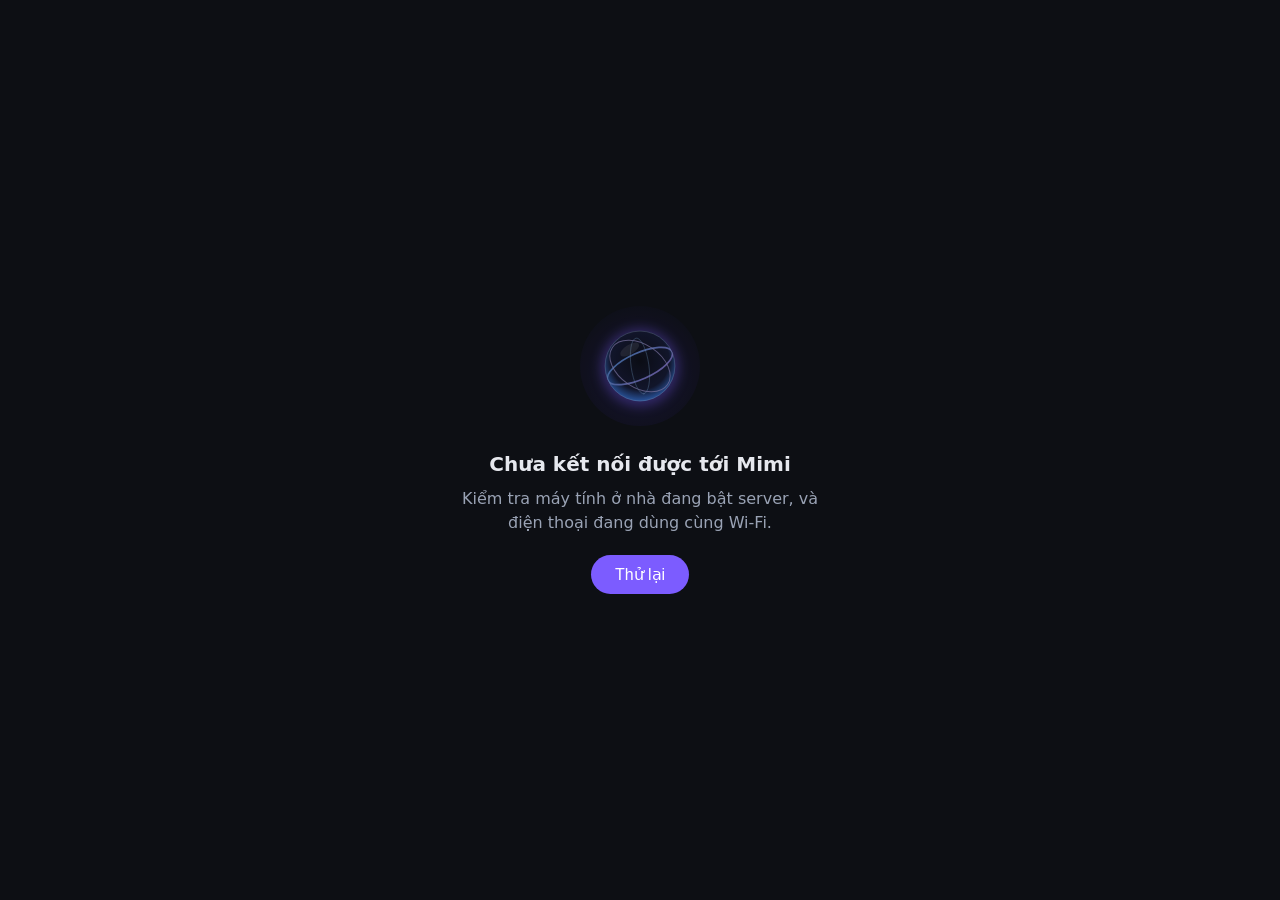
<file: web/offline.html>
<!doctype html>
<html lang="vi">
<head>
<meta charset="utf-8">
<meta name="viewport" content="width=device-width, initial-scale=1">
<meta name="theme-color" content="#0d0f14">
<title>Mimi — mất kết nối</title>
<!-- Service worker trả trang này khi không tới được server, nên style viết sẵn trong file -->
<style>
  body { margin: 0; min-height: 100vh; display: flex; align-items: center; justify-content: center;
    background: #0d0f14; color: #e6e8ee; font: 16px/1.5 system-ui, sans-serif; text-align: center; }
  main { padding: 24px; max-width: 360px; }
  img { width: 120px; height: 120px; border-radius: 50%; opacity: .6; }
  h1 { font-size: 20px; margin: 16px 0 8px; }
  p { color: #9aa3b5; margin: 0 0 20px; }
  button { background: #7c5cff; color: #fff; border: 0; border-radius: 999px; padding: 10px 24px; font-size: 16px; }
</style>
</head>
<body>
<main>
  <img src="icons/icon.svg" alt="">
  <h1>Chưa kết nối được tới Mimi</h1>
  <p>Kiểm tra máy tính ở nhà đang bật server, và điện thoại đang dùng cùng Wi-Fi.</p>
  <button onclick="location.reload()">Thử lại</button>
</main>
</body>
</html>
</file>
